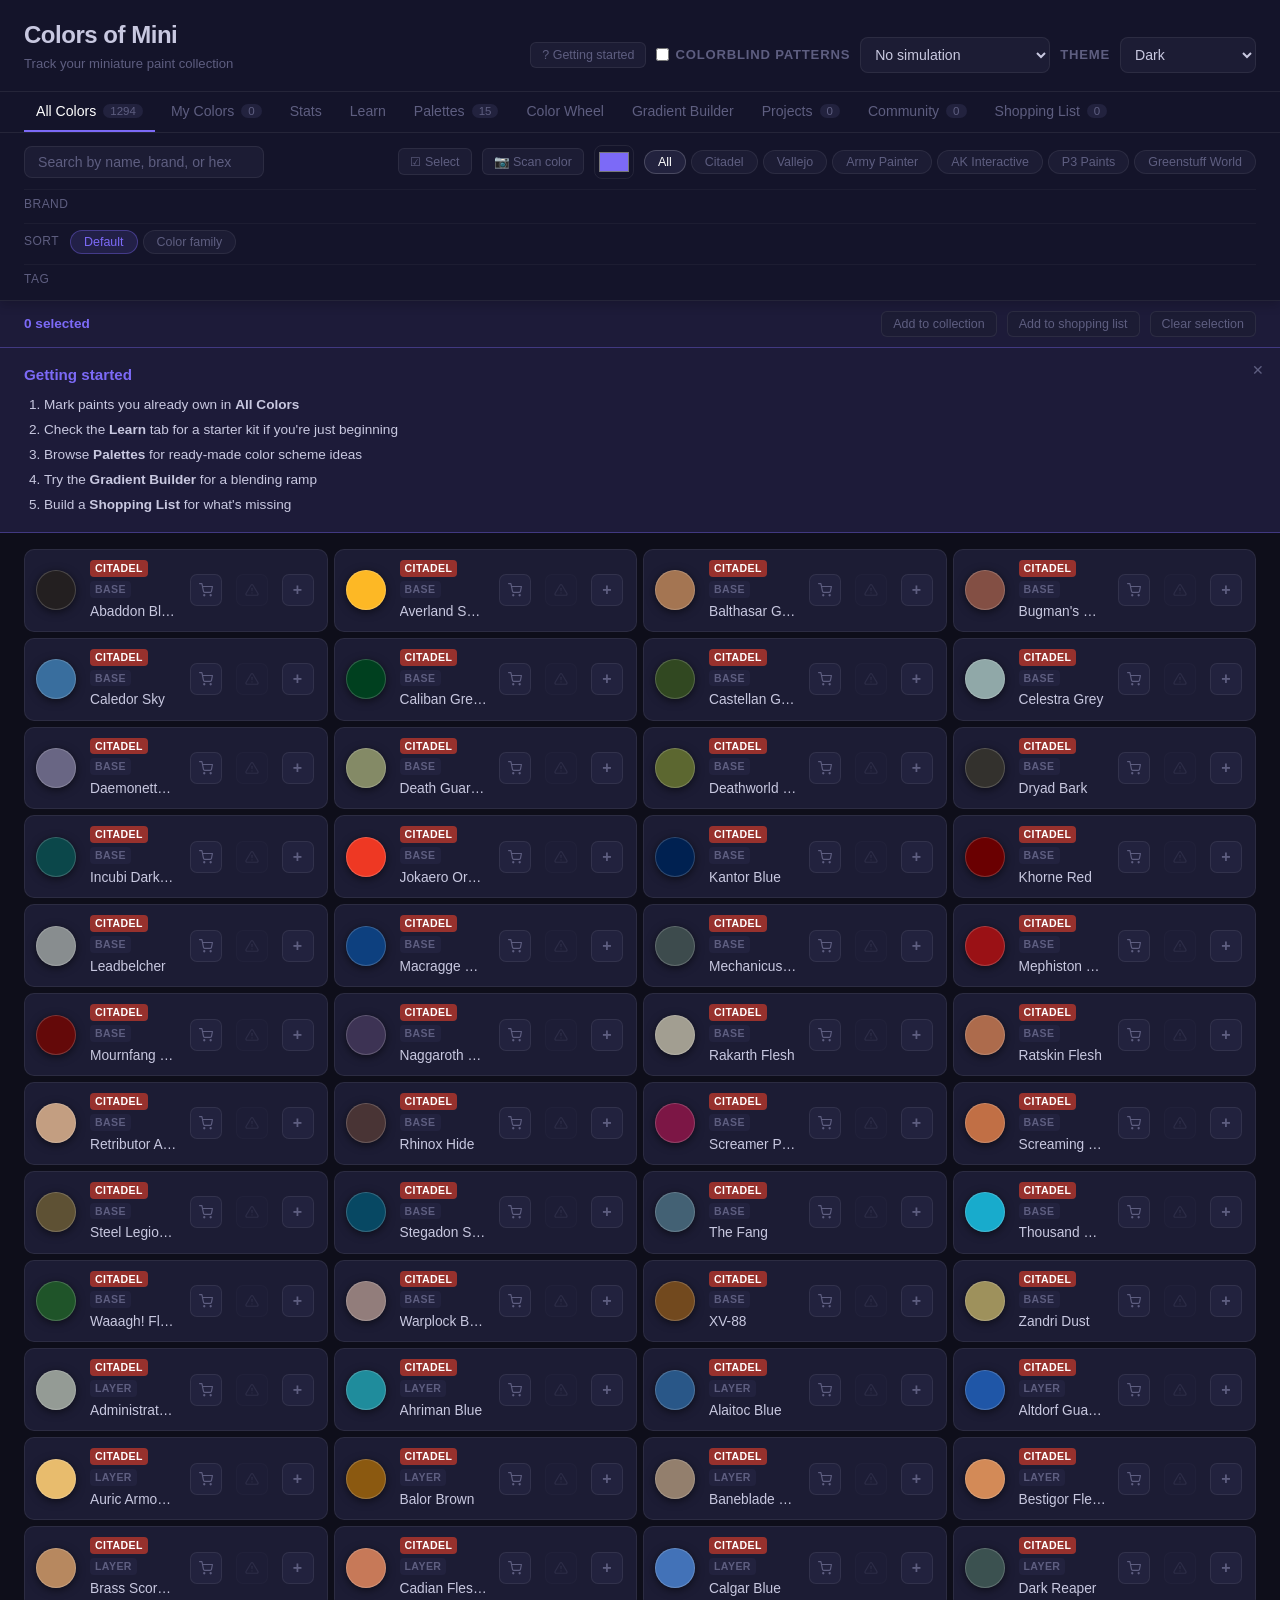
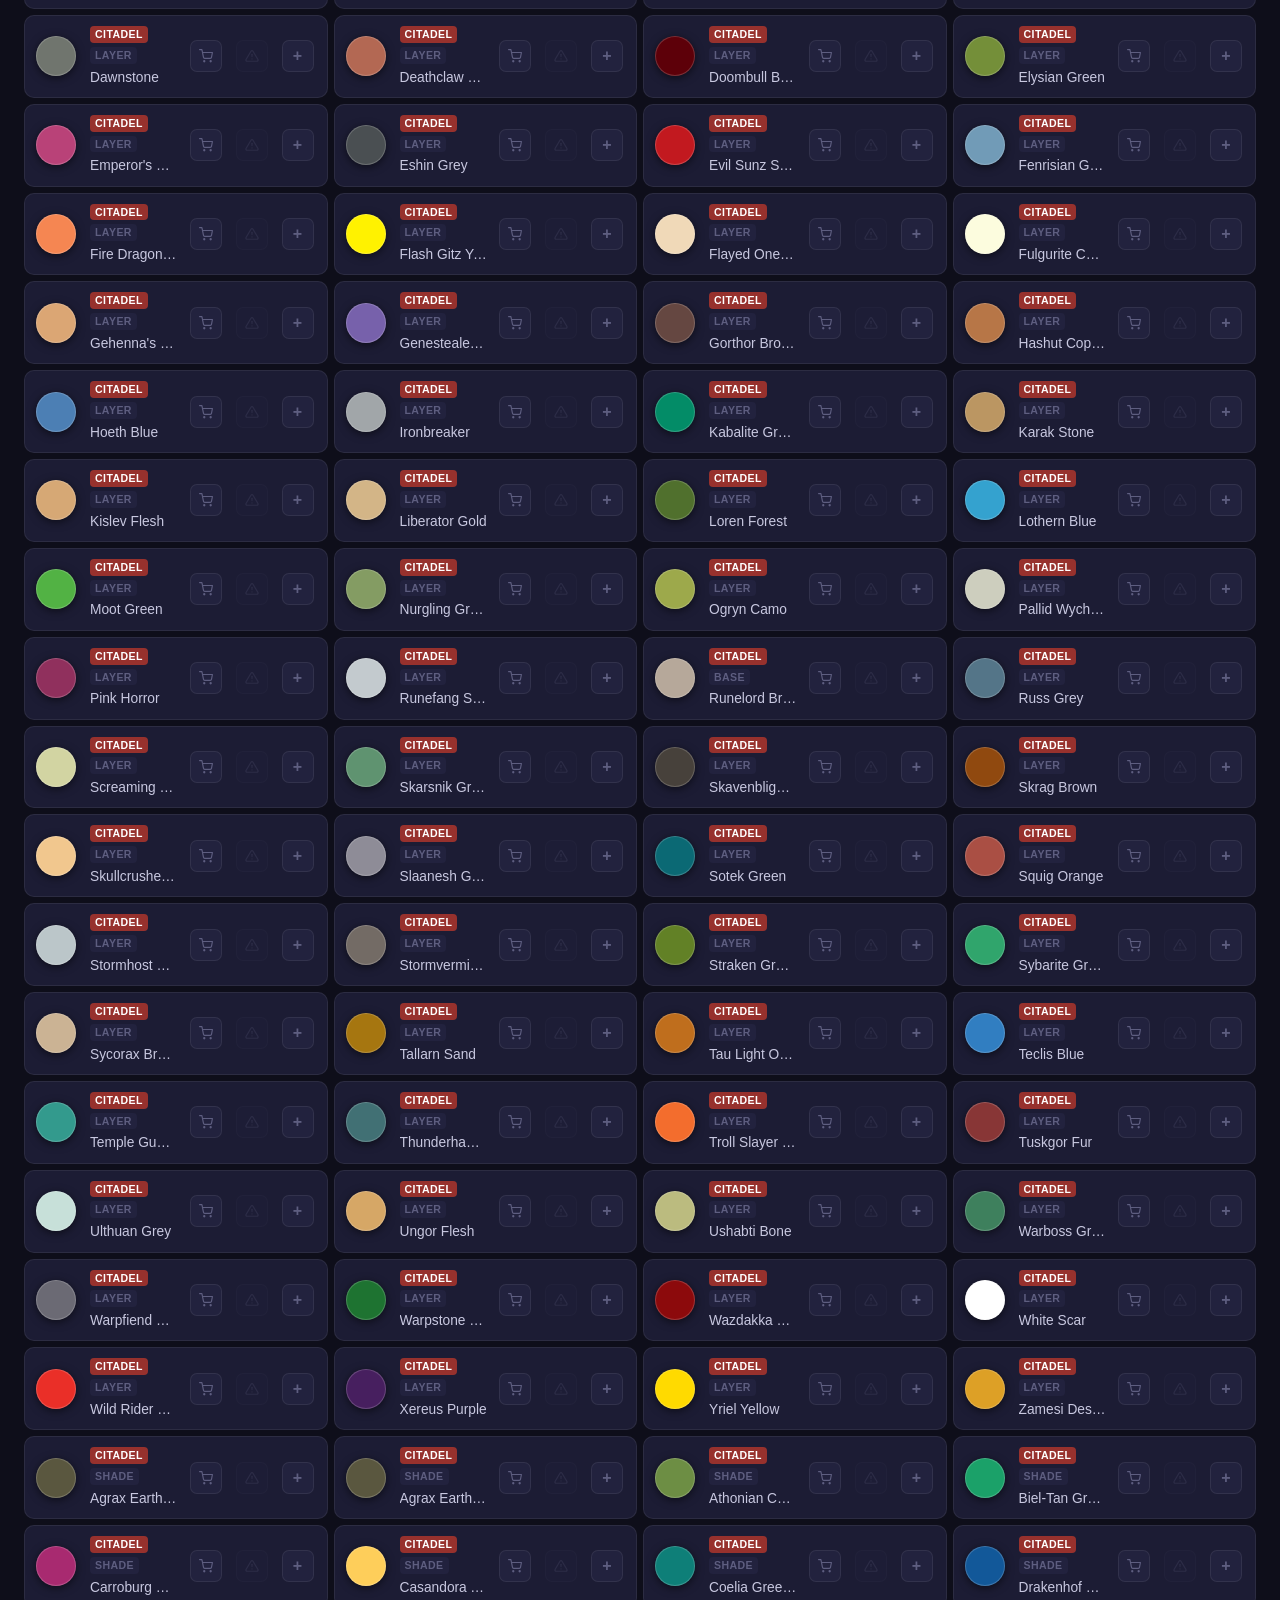
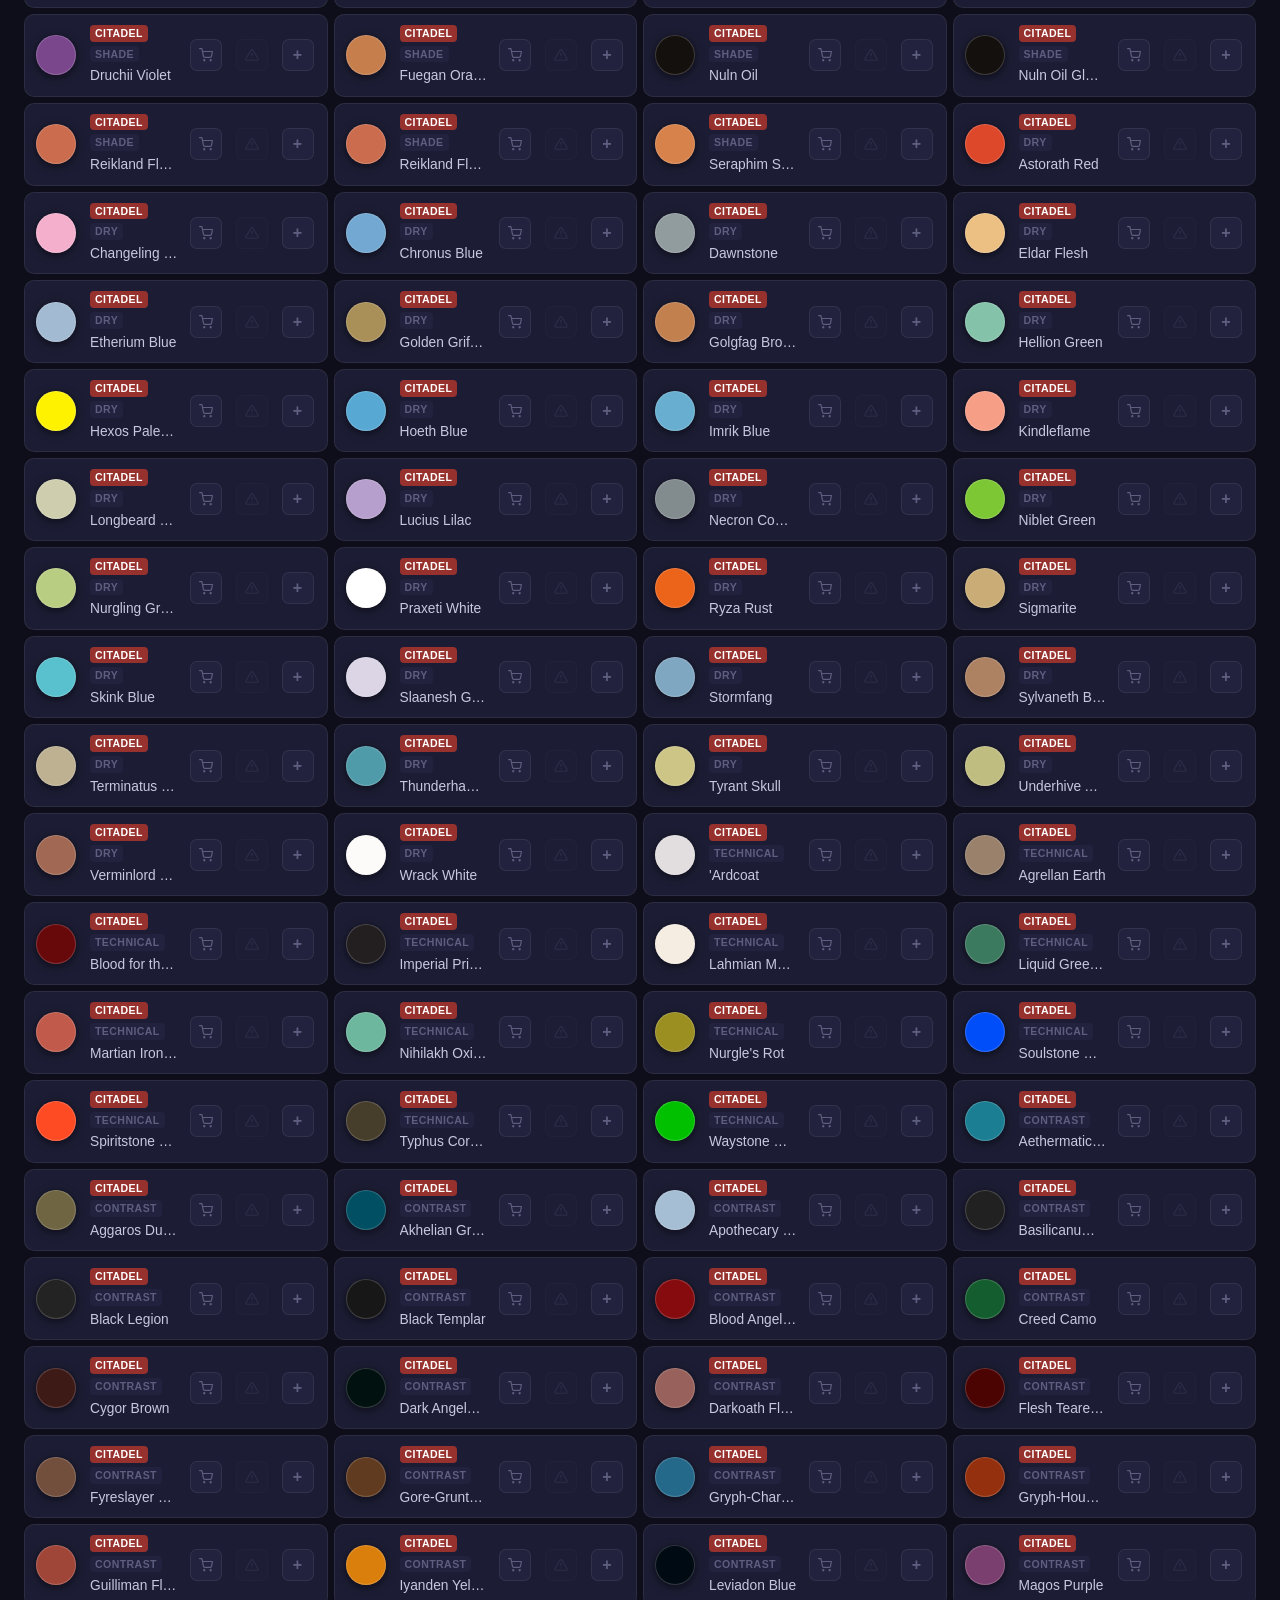
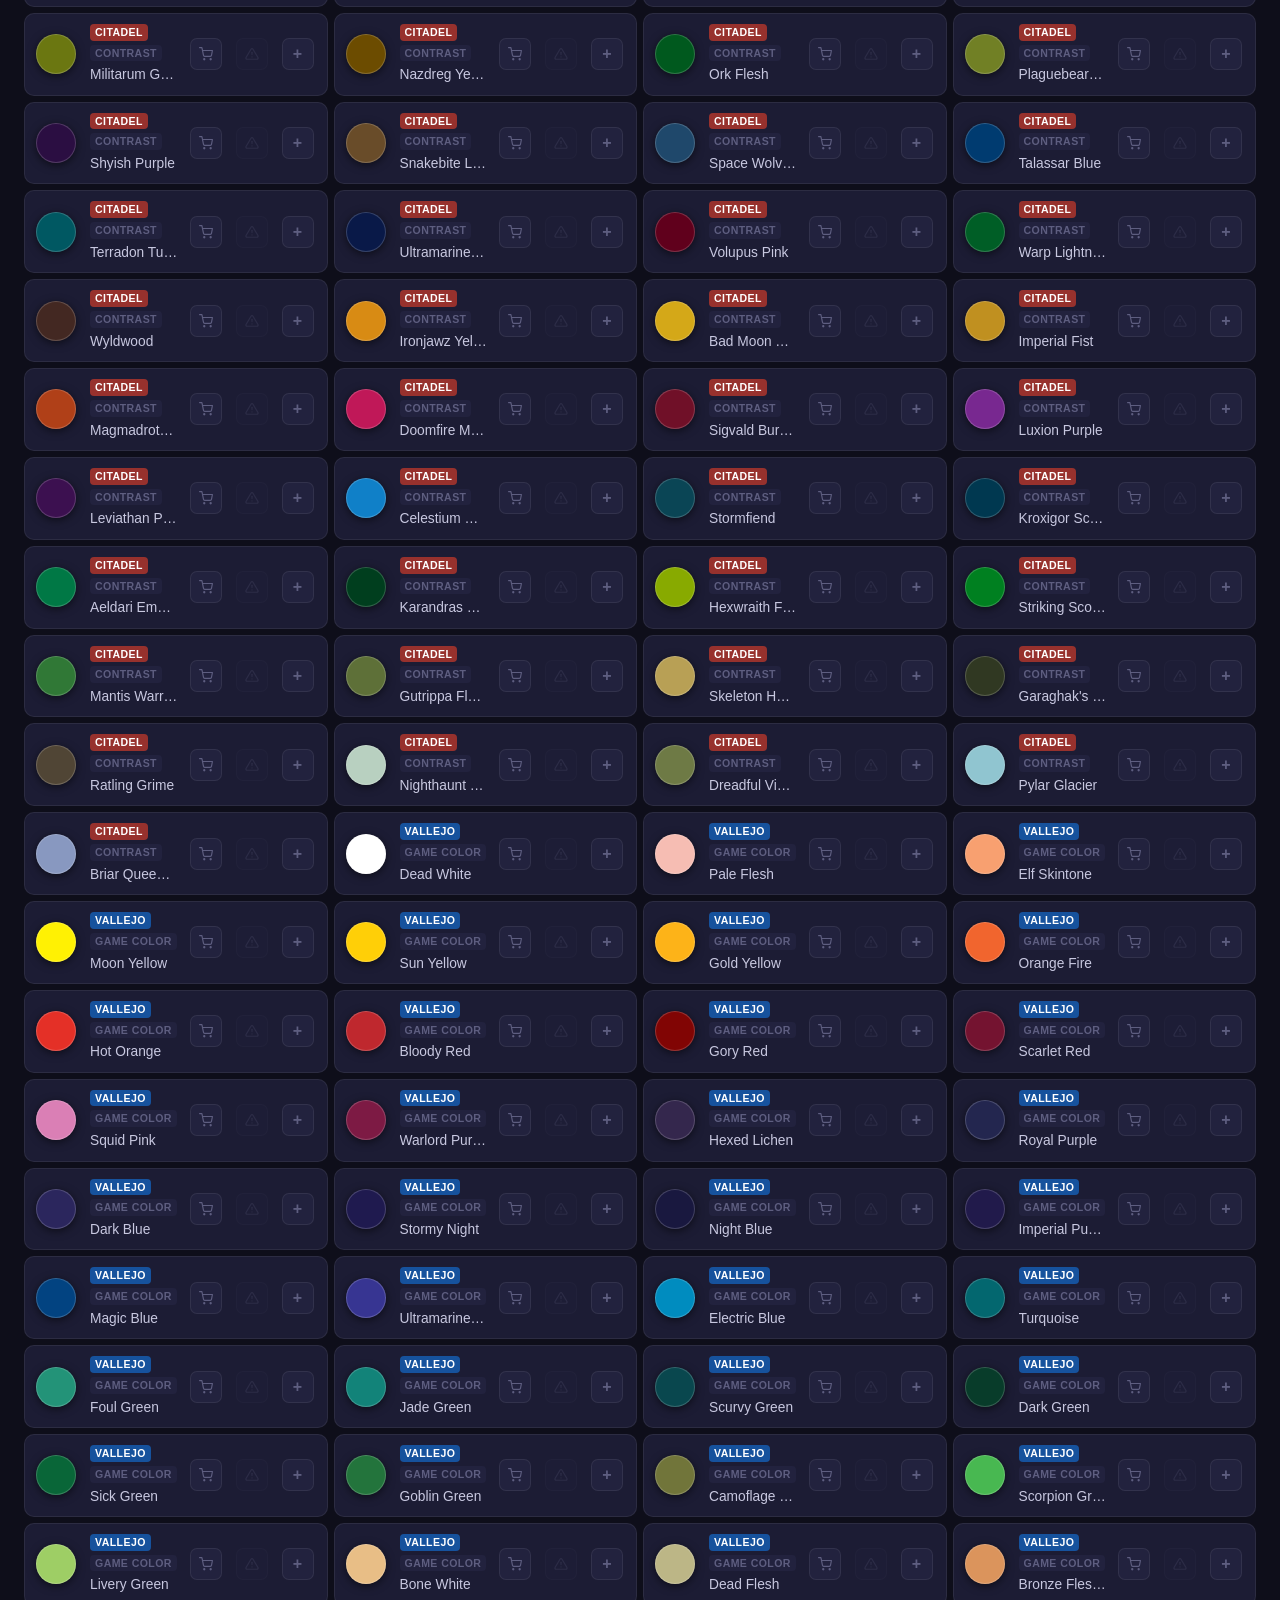
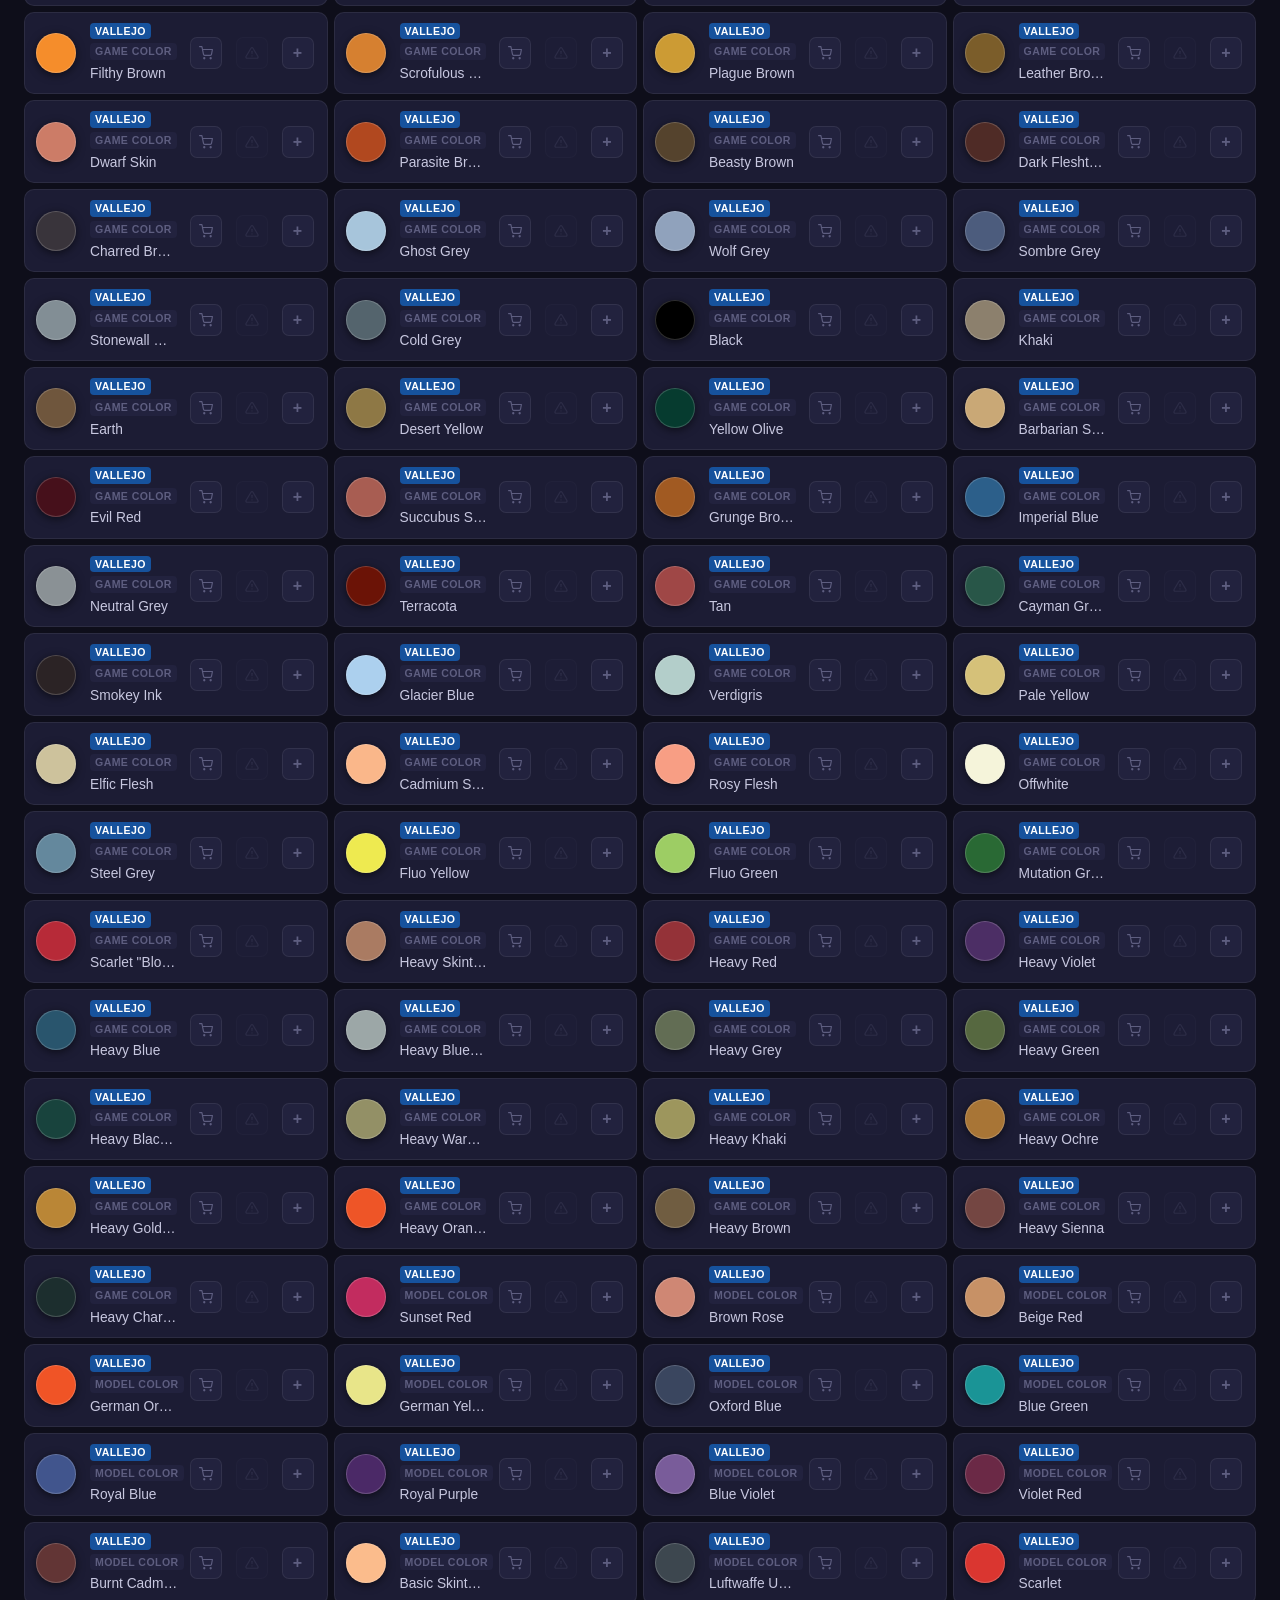
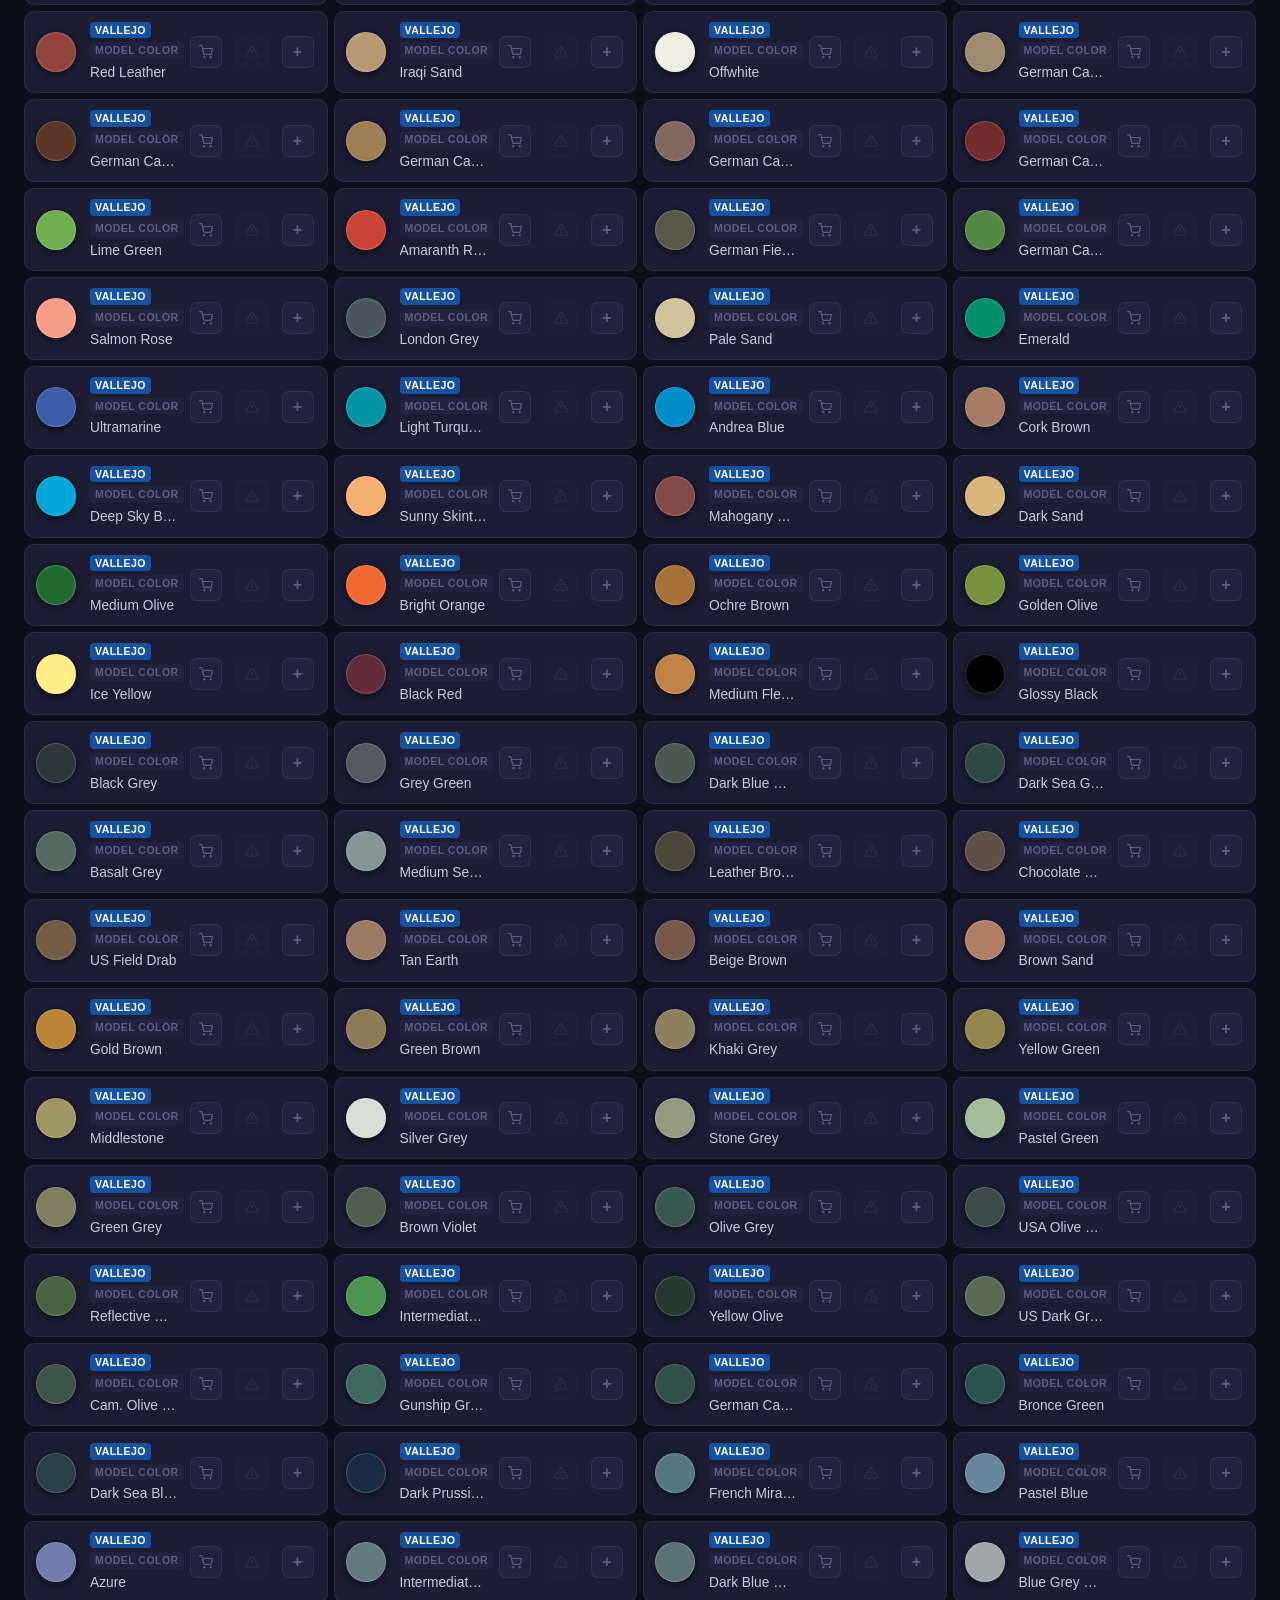
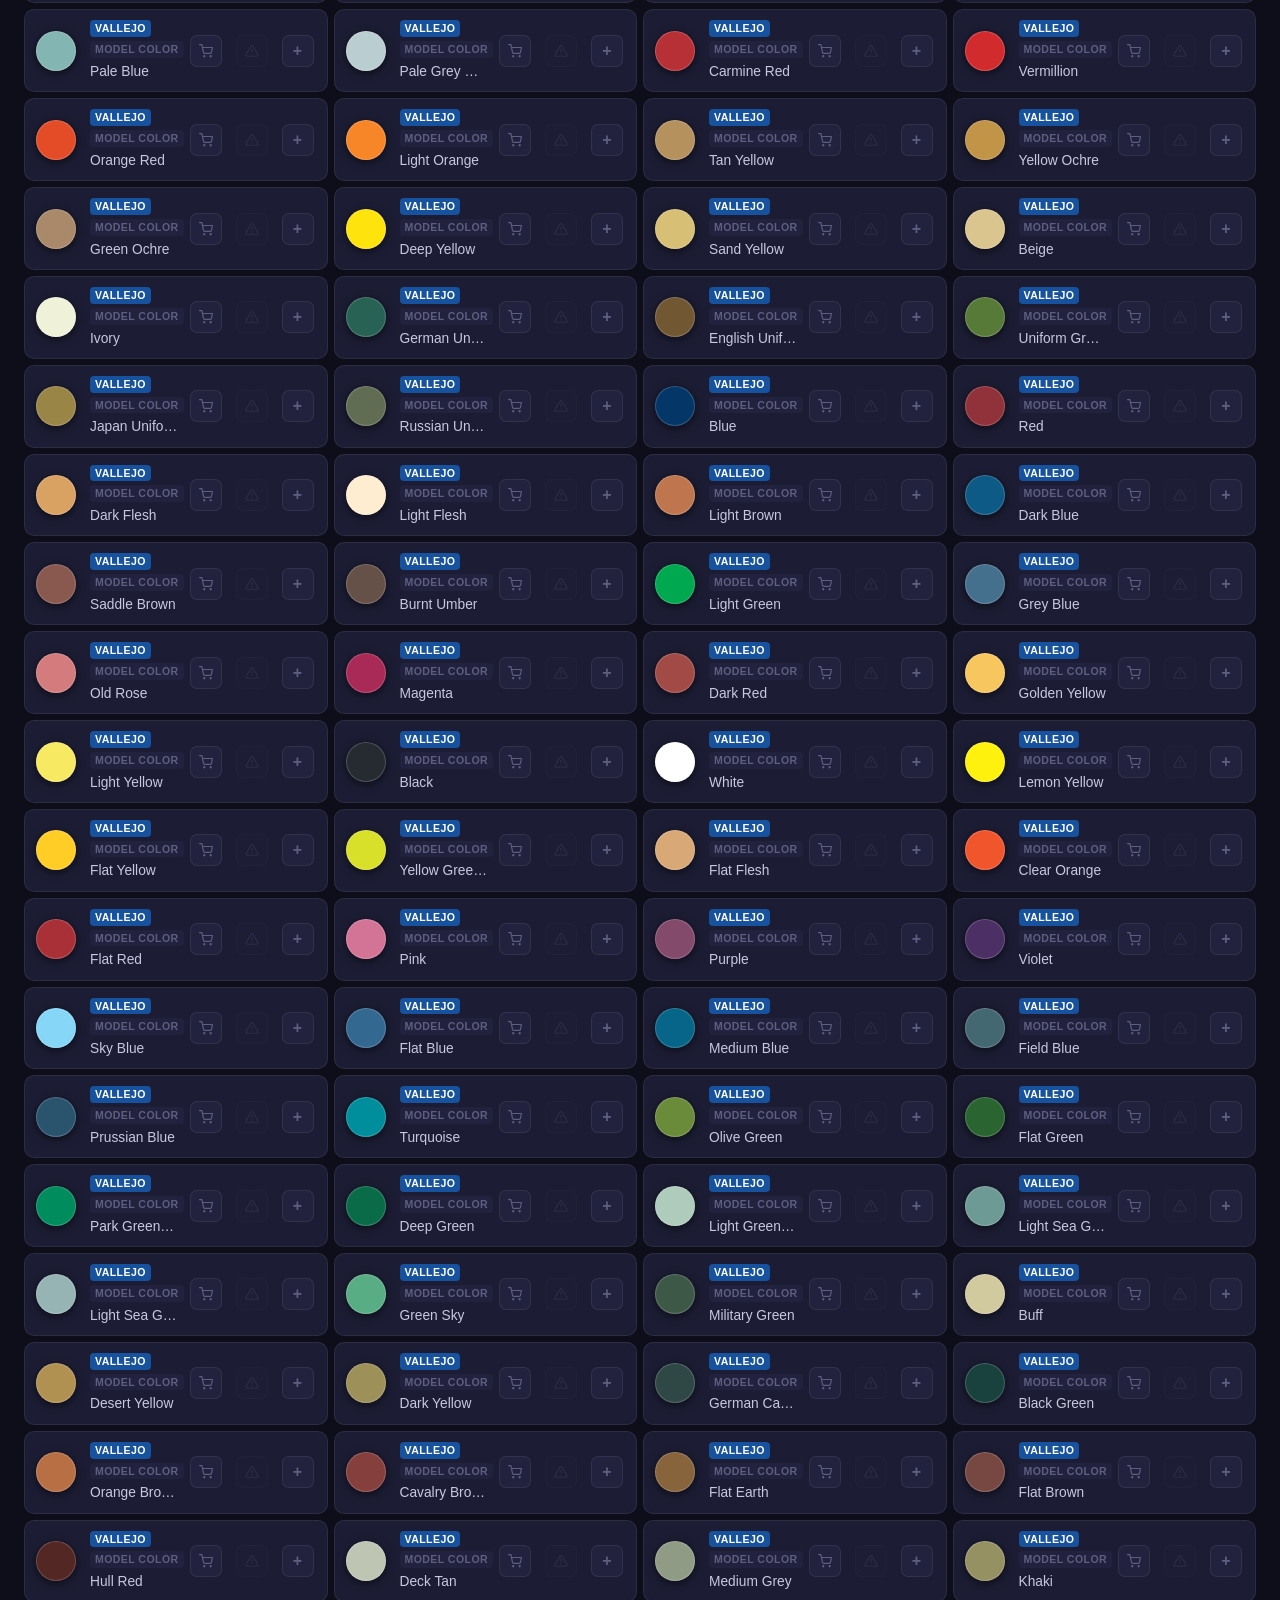
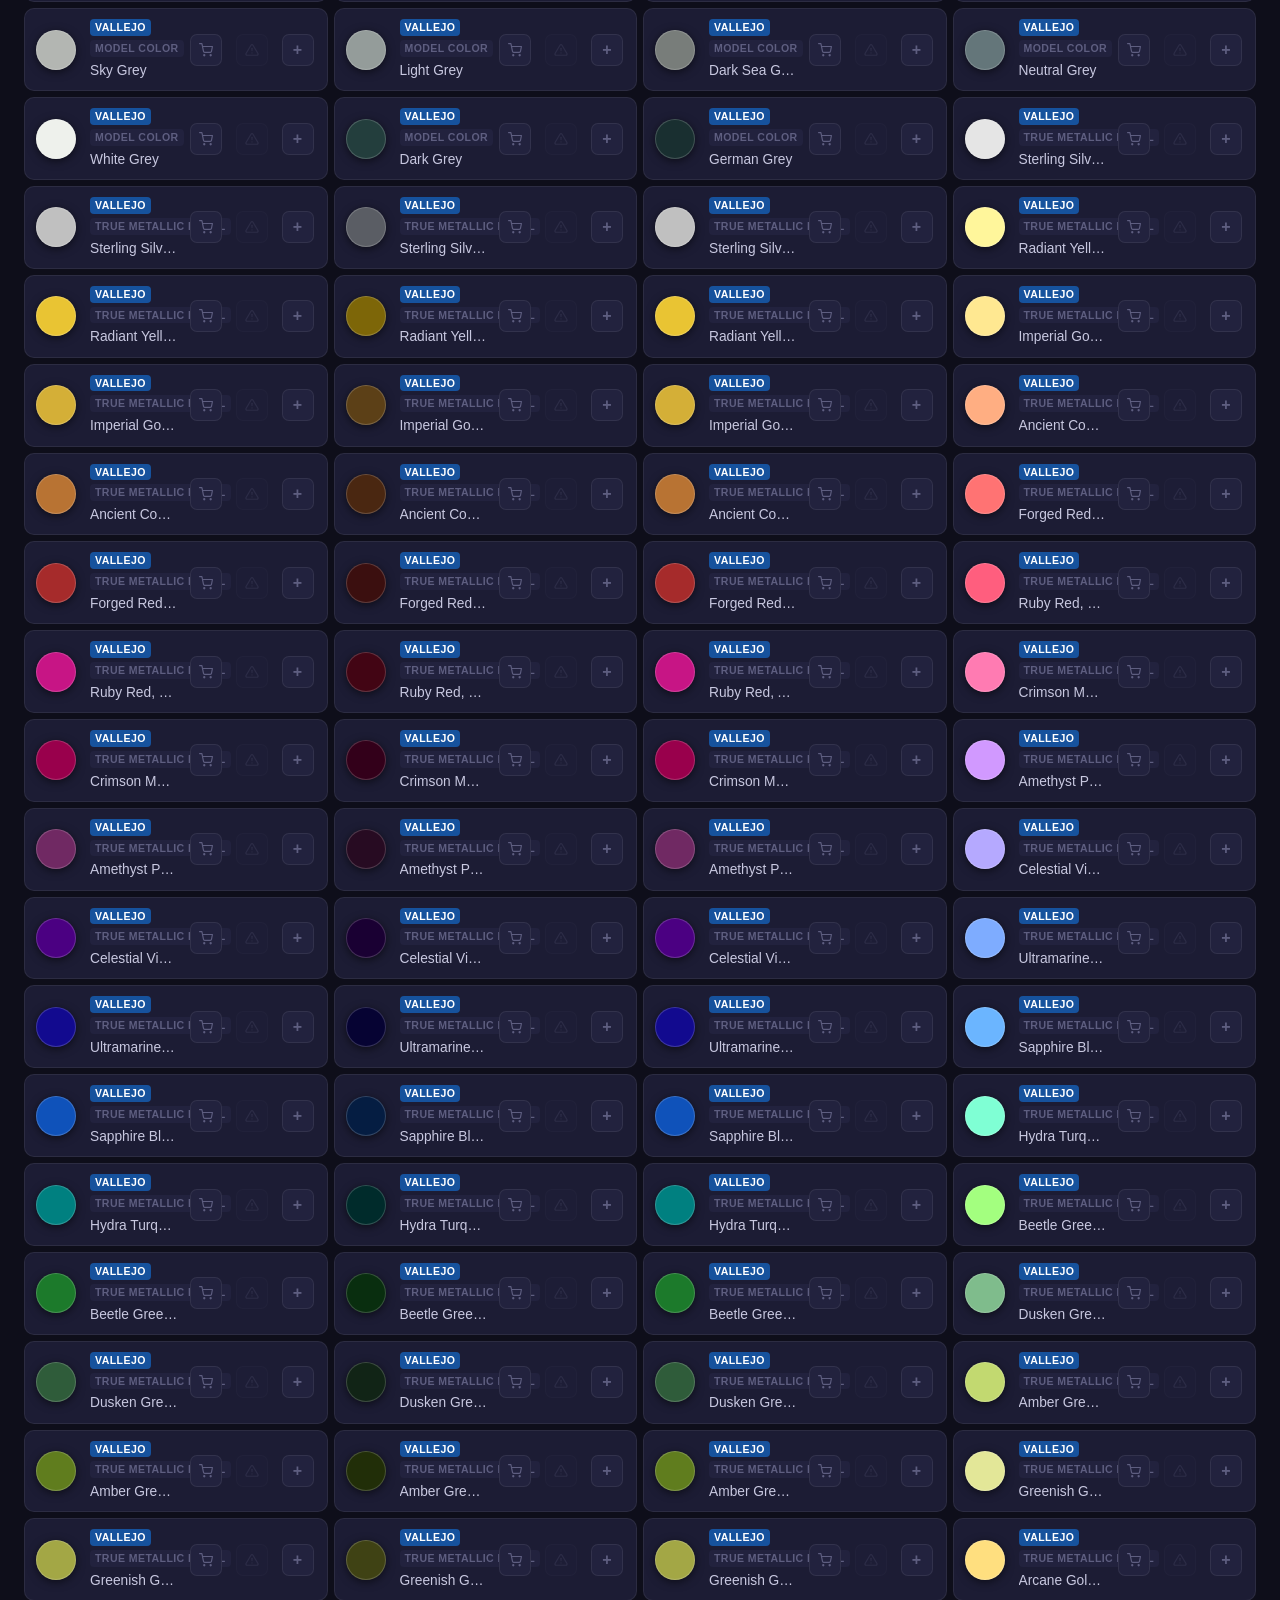
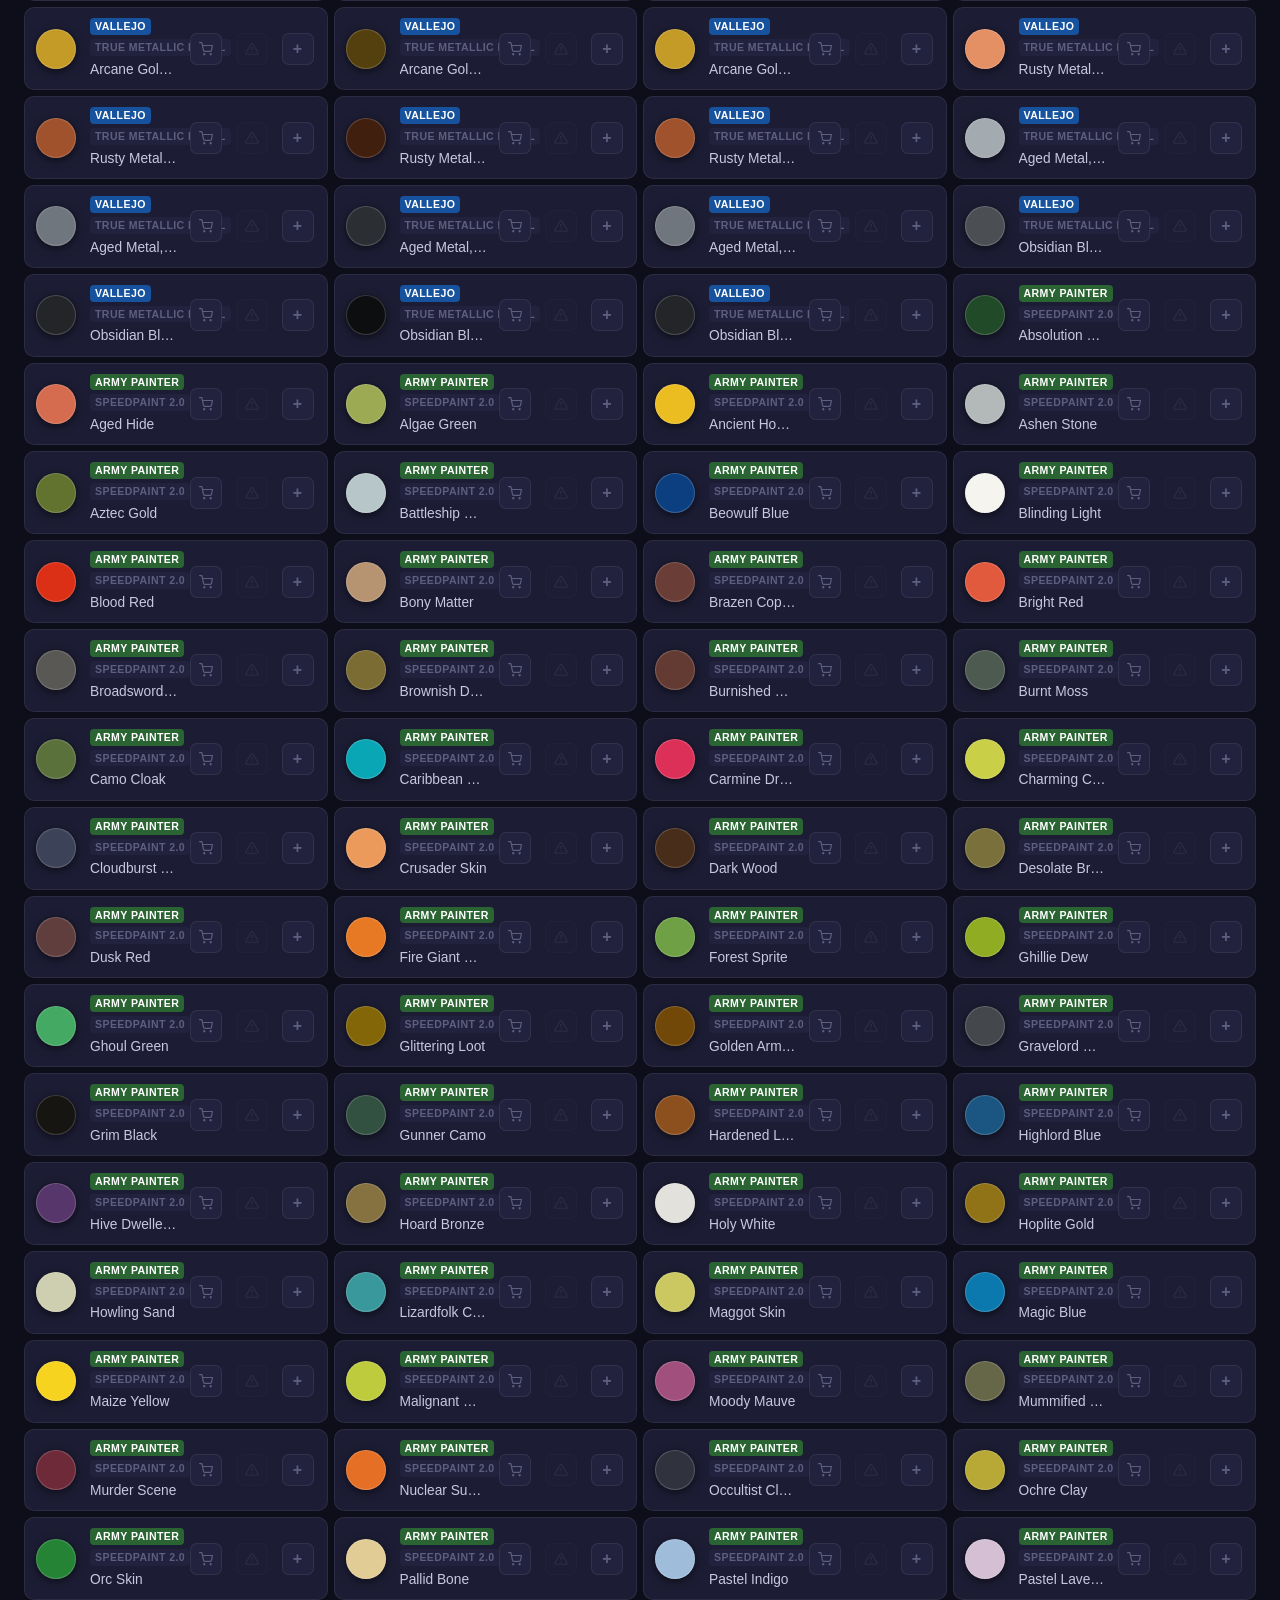
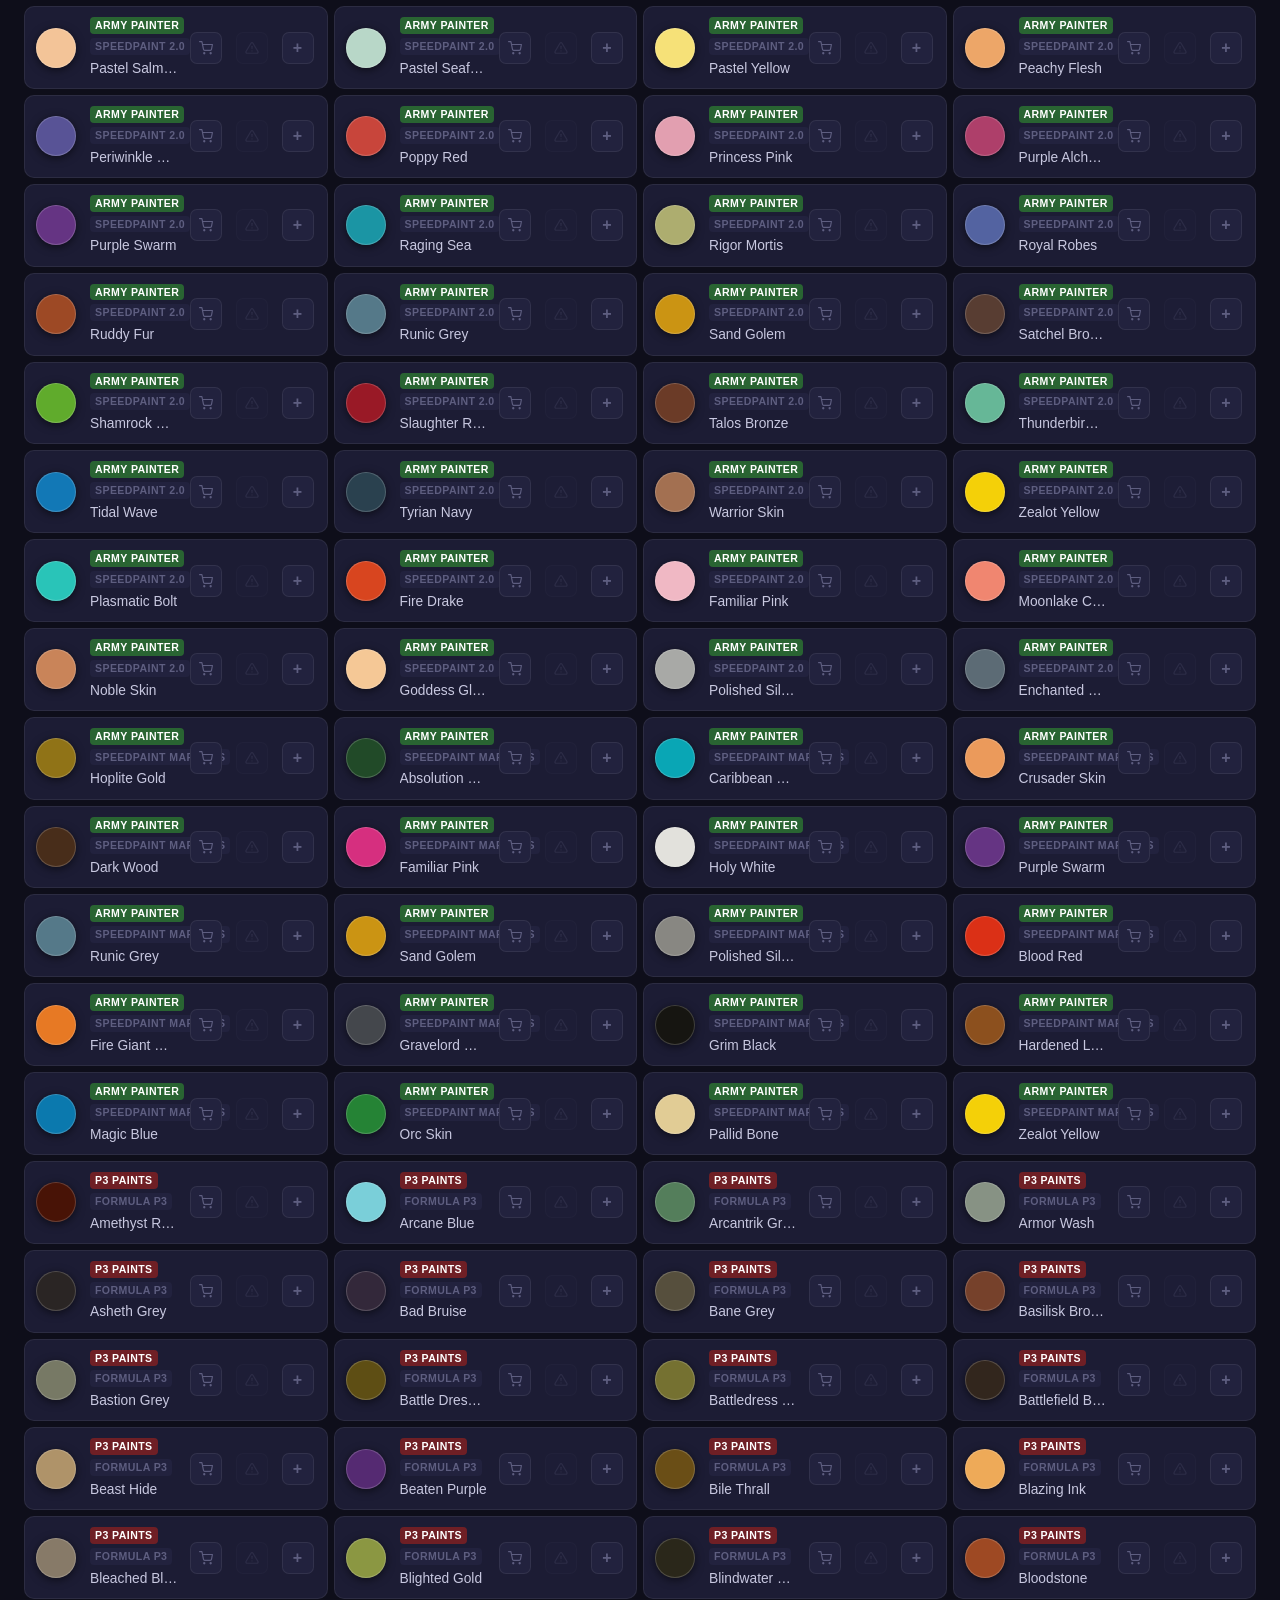
<file: index.html>
<!DOCTYPE html>
<html lang="en">
<head>
  <meta charset="UTF-8">
  <meta name="viewport" content="width=device-width, initial-scale=1.0">
  <title>Colors of Mini</title>
  <link rel="stylesheet" href="style.css">
</head>
<body>

  <header class="site-header">
    <div class="header-inner">
      <div>
        <h1 class="site-title">Colors of Mini</h1>
        <p class="site-sub">Track your miniature paint collection</p>
      </div>
      <div class="theme-control">
        <button class="action-btn" id="btn-show-onboarding">? Getting started</button>
        <label class="a11y-toggle-label" for="a11y-pattern-toggle">
          <input type="checkbox" id="a11y-pattern-toggle"> Colorblind patterns
        </label>
        <select id="a11y-simulate-select" aria-label="Simulate color vision deficiency">
          <option value="none">No simulation</option>
          <option value="protanopia">Simulate: Protanopia</option>
          <option value="deuteranopia">Simulate: Deuteranopia</option>
          <option value="tritanopia">Simulate: Tritanopia</option>
        </select>
        <label for="theme-select">Theme</label>
        <select id="theme-select" aria-label="Select theme">
          <option value="dark" selected>Dark</option>
          <option value="light">Light</option>
        </select>
      </div>
    </div>
  </header>

  <svg width="0" height="0" style="position:absolute" aria-hidden="true">
    <defs>
      <filter id="cvd-protanopia">
        <feColorMatrix type="matrix" values="0.567,0.433,0,0,0  0.558,0.442,0,0,0  0,0.242,0.758,0,0  0,0,0,1,0" />
      </filter>
      <filter id="cvd-deuteranopia">
        <feColorMatrix type="matrix" values="0.625,0.375,0,0,0  0.7,0.3,0,0,0  0,0.3,0.7,0,0  0,0,0,1,0" />
      </filter>
      <filter id="cvd-tritanopia">
        <feColorMatrix type="matrix" values="0.95,0.05,0,0,0  0,0.433,0.567,0,0  0,0.475,0.525,0,0  0,0,0,1,0" />
      </filter>
    </defs>
  </svg>

  <nav class="tab-nav">
    <button class="tab-btn active" data-tab="all">
      All Colors <span class="tab-badge" id="count-all">0</span>
    </button>
    <button class="tab-btn" data-tab="mine">
      My Colors <span class="tab-badge owned" id="count-mine">0</span>
    </button>
    <button class="tab-btn" data-tab="stats">
      Stats
    </button>
    <button class="tab-btn" data-tab="learn">
      Learn
    </button>
    <button class="tab-btn" data-tab="palettes">
      Palettes <span class="tab-badge" id="count-palettes">0</span>
    </button>
    <button class="tab-btn" data-tab="wheel">
      Color Wheel
    </button>
    <button class="tab-btn" data-tab="gradient">
      Gradient Builder
    </button>
    <button class="tab-btn" data-tab="projects">
      Projects <span class="tab-badge" id="count-projects">0</span>
    </button>
    <button class="tab-btn" data-tab="community">
      Community <span class="tab-badge" id="count-community">0</span>
    </button>
    <button class="tab-btn" data-tab="shopping">
      Shopping List <span class="tab-badge" id="count-cart">0</span>
    </button>
  </nav>

  <div class="toolbar" id="toolbar-all">
    <input class="search-input" id="search" type="search" placeholder="Search by name, brand, or hex (#1a3d7c)…" autocomplete="off">
    <button class="action-btn filter-toggle-btn" id="btn-toggle-filters" type="button" aria-expanded="false" aria-controls="filter-panel">⚙ Filters</button>
    <span class="result-count" id="result-count"></span>
    <button class="action-btn" id="btn-select-mode">☑ Select</button>
    <button class="action-btn" id="btn-photo-match" type="button" title="Take or upload a photo to identify a paint color">📷 Scan color</button>
    <div class="filter-panel" id="filter-panel">
      <input type="color" id="color-picker" value="#7c6af7" title="Pick a color to find the closest paints">
      <div class="company-pills">
        <button class="pill active" data-company="all">All</button>
        <button class="pill citadel"      data-company="Citadel">Citadel</button>
        <button class="pill vallejo"      data-company="Vallejo">Vallejo</button>
        <button class="pill army-painter"     data-company="Army Painter">Army Painter</button>
        <button class="pill ak-interactive"   data-company="AK Interactive">AK Interactive</button>
        <button class="pill p3-paints"        data-company="P3 Paints">P3 Paints</button>
        <button class="pill greenstuff-world" data-company="Greenstuff World">Greenstuff World</button>
      </div>
      <div class="brand-row" id="brand-row" hidden>
        <span class="filter-label">Brand</span>
        <div class="company-pills" id="brand-pills"></div>
      </div>
      <div class="all-sort-row" id="all-sort-row">
        <span class="filter-label">Sort</span>
        <div class="sort-pills" id="all-sort-pills">
          <button class="sort-pill active" data-allsort="default">Default</button>
          <button class="sort-pill" data-allsort="color">Color family</button>
        </div>
      </div>
      <div class="all-sort-row" id="tag-filter-row" hidden>
        <span class="filter-label">Tag</span>
        <div class="sort-pills" id="tag-filter-pills"></div>
      </div>
    </div>
  </div>

  <div class="selection-bar" id="selection-bar" hidden>
    <span id="selection-count">0 selected</span>
    <button class="action-btn" id="btn-select-add-owned">Add to collection</button>
    <button class="action-btn" id="btn-select-add-cart">Add to shopping list</button>
    <button class="action-btn" id="btn-select-clear">Clear selection</button>
  </div>

  <div class="onboarding-banner" id="onboarding-banner" hidden>
    <button class="onboarding-close" id="btn-close-onboarding" aria-label="Close">✕</button>
    <h3>Getting started</h3>
    <ol class="onboarding-checklist" id="onboarding-checklist">
      <li data-tab="all">Mark paints you already own in <strong>All Colors</strong></li>
      <li data-tab="learn">Check the <strong>Learn</strong> tab for a starter kit if you're just beginning</li>
      <li data-tab="palettes">Browse <strong>Palettes</strong> for ready-made color scheme ideas</li>
      <li data-tab="gradient">Try the <strong>Gradient Builder</strong> for a blending ramp</li>
      <li data-tab="shopping">Build a <strong>Shopping List</strong> for what's missing</li>
    </ol>
  </div>

  <main>
    <section id="view-all" class="view active">
      <div id="list-all"></div>
      <p class="empty-msg" id="empty-search" hidden>No colors match your search.</p>
    </section>

    <section id="view-mine" class="view">
      <div class="mine-toolbar" id="mine-toolbar">
        <span class="mine-sort-label">Sort by</span>
        <div class="sort-pills" id="mine-sort-pills">
          <button class="sort-pill active" data-sort="company">Company</button>
          <button class="sort-pill"        data-sort="color">Color family</button>
        </div>
        <div class="sort-pills" id="mine-filter-pills">
          <button class="sort-pill" id="btn-filter-low" data-filter="low">⚠ Low stock</button>
          <button class="sort-pill" id="btn-filter-stale" data-filter="stale">⏳ Drying out</button>
        </div>
        <div class="mine-actions">
          <button class="action-btn" id="btn-new-mix">🧪 New mix</button>
          <button class="action-btn" id="btn-export">↓ Export</button>
          <label  class="action-btn" id="btn-import-label" title="Import collection">
            ↑ Import
            <input type="file" id="import-file" accept=".json" hidden>
          </label>
          <button class="action-btn danger" id="btn-clear">✕ Clear all</button>
        </div>
      </div>

      <div class="mix-panel" id="mix-panel" hidden>
        <div class="mix-panel-inner">
          <h3>Create a paint mix</h3>
          <input type="text" id="mix-name" placeholder="Mix name (optional)" class="search-input" style="width:100%">
          <div id="mix-ingredients"></div>
          <button type="button" class="action-btn" id="btn-add-ingredient">+ Add color</button>
          <div class="mix-preview">
            <span class="color-circle" id="mix-preview-swatch"></span>
            <span id="mix-preview-label">Pick at least 2 colors with a ratio to preview.</span>
          </div>
          <div class="mix-panel-actions">
            <button class="action-btn" id="btn-save-mix">Save mix</button>
            <button class="action-btn" id="btn-cancel-mix">Cancel</button>
          </div>
        </div>
      </div>

      <div id="list-mine"></div>
      <div class="empty-state" id="empty-mine">
        <div class="empty-icon">🎨</div>
        <p>Your collection is empty.</p>
        <p class="empty-hint">Switch to <strong>All Colors</strong> and click <strong>+</strong> to add paints.</p>
      </div>
    </section>

    <section id="view-stats" class="view">
      <div class="palette-intro">
        <p>A snapshot of your collection — breakdown by brand and color family, estimated value, and your most-used tags.</p>
      </div>

      <div class="stats-tiles" id="stats-tiles"></div>

      <div class="palette-feedback">
        <section class="panel">
          <div class="panel-header">
            <h2>By brand</h2>
          </div>
          <div id="stats-brand-breakdown"></div>
        </section>
        <section class="panel">
          <div class="panel-header">
            <h2>By color family</h2>
          </div>
          <div id="stats-family-breakdown"></div>
        </section>
      </div>

      <section class="panel" id="stats-tags-panel" hidden>
        <div class="panel-header">
          <h2>Top tags</h2>
        </div>
        <div id="stats-top-tags"></div>
      </section>
    </section>

    <section id="view-learn" class="view">
      <div class="palette-intro">
        <p>New to painting miniatures? Start here: what the paint ranges mean, a short list of essentials to buy first, and the core techniques worth learning.</p>
      </div>

      <section class="panel learn-section">
        <div class="panel-header">
          <h2>Starter Kit</h2>
          <p>A curated "buy these first" list, independent of what you already own.</p>
        </div>
        <div class="learn-toolbar">
          <span class="filter-label">Company</span>
          <div class="sort-pills" id="starter-company-pills"></div>
          <button class="action-btn" id="btn-starter-add-all">+ Add all to shopping list</button>
        </div>
        <div id="starter-kit-list"></div>
      </section>

      <section class="panel learn-section">
        <div class="panel-header">
          <h2>Paint-Type Glossary</h2>
          <p>What each paint range is actually for.</p>
        </div>
        <div id="paint-type-glossary" class="learn-grid"></div>
      </section>

      <section class="panel learn-section">
        <div class="panel-header">
          <h2>Technique Glossary</h2>
          <p>Core painting techniques, from beginner to advanced. Tag your paints (click a swatch) with a matching keyword to link them here.</p>
        </div>
        <div id="technique-glossary" class="learn-grid"></div>
      </section>
    </section>

    <section id="view-palettes" class="view">
      <div class="palette-intro">
        <p>Explore curated miniature palettes and get tailored suggestions from your collection. Palettes are organised by <strong>Color Theory</strong>, <strong>Genre</strong>, <strong>Character Role</strong> (based on <a href="https://thearmypainter.com/blogs/explore/how-to-pick-a-colour-scheme" target="_blank" rel="noopener" style="color:var(--accent)">The Army Painter's colour guide</a>), and <strong>Army Painter Showcase</strong>. If a palette is missing paint, this tab will recommend colors to complete it.</p>
      </div>
      <div class="panel surprise-panel">
        <div class="panel-header">
          <h2>🎲 Surprise Me</h2>
          <p>Generate a random starter palette instantly — from your whole collection or just what you own.</p>
        </div>
        <div class="surprise-controls">
          <label>Colors <input type="number" id="surprise-count" min="3" max="8" value="5"></label>
          <label class="surprise-checkbox"><input type="checkbox" id="surprise-owned-only"> Owned only</label>
          <label>Mode
            <select id="surprise-mode">
              <option value="random">Random</option>
              <option value="harmony">Harmony-based</option>
            </select>
          </label>
          <button class="action-btn" id="btn-surprise-generate">🎲 Surprise me</button>
        </div>
        <div id="surprise-result"></div>
      </div>

      <div class="palette-grid" id="palette-list"></div>
      <div class="palette-feedback">
        <section class="panel">
          <div class="panel-header">
            <h2>Your palette suggestions</h2>
            <p>Based on the colors you own, the app recommends core paint palettes and matching colors to fill gaps.</p>
          </div>
          <div id="palette-analysis"></div>
        </section>
        <section class="panel">
          <div class="panel-header">
            <h2>Missing color recommendations</h2>
            <p>Colors you don't own yet are matched with nearest available paints from the collection.</p>
          </div>
          <div id="missing-list"></div>
        </section>
      </div>
    </section>

    <section id="view-wheel" class="view">
      <div class="palette-intro">
        <p>A visual hue wheel of your collection — position on the ring is hue, distance from center is saturation. Pick a base color and a harmony type to see which owned paints already fit, and where the gaps are.</p>
      </div>
      <div class="panel wheel-panel">
        <div class="wheel-controls">
          <label>Base color<select id="wheel-seed-select"></select></label>
          <label>Harmony
            <select id="wheel-harmony-mode">
              <option value="complementary">Complementary</option>
              <option value="split-complementary">Split Complementary</option>
              <option value="analogous">Analogous</option>
              <option value="triadic">Triadic</option>
              <option value="tetradic">Tetradic</option>
            </select>
          </label>
        </div>
        <div class="wheel-layout">
          <div class="color-wheel" id="color-wheel">
            <div class="wheel-dots" id="wheel-dots"></div>
          </div>
          <div class="wheel-side">
            <div class="wheel-legend">
              <span class="wheel-legend-item"><span class="wheel-legend-dot seed"></span> Selected</span>
              <span class="wheel-legend-item"><span class="wheel-legend-dot match"></span> Owned match</span>
              <span class="wheel-legend-item"><span class="wheel-legend-dot target"></span> Harmony target</span>
            </div>
            <p class="empty-msg-small" id="wheel-empty" hidden>Own at least one color to plot the wheel.</p>
            <div id="wheel-matches"></div>
          </div>
        </div>
      </div>
    </section>

    <section id="view-gradient" class="view">
      <div class="palette-intro">
        <p>Pick a <strong>shadow</strong>, <strong>base</strong>, and <strong>highlight</strong> color and get a step-by-step blending ramp, snapped to real purchasable paints. Steps you don't own are flagged and can be added straight to the Shopping List.</p>
      </div>

      <div class="gradient-builder panel">
        <div class="gradient-pickers">
          <label>Shadow<select id="grad-shadow"></select></label>
          <label>Base<select id="grad-base"></select></label>
          <label>Highlight<select id="grad-highlight"></select></label>
          <label>Steps
            <span class="grad-steps-row">
              <input type="range" id="grad-steps" min="3" max="7" value="5">
              <span id="grad-steps-label">5</span>
            </span>
          </label>
        </div>
        <div class="gradient-ramp" id="gradient-ramp"></div>
        <div class="gradient-actions">
          <input type="text" id="grad-recipe-name" class="search-input" placeholder="Recipe name (optional)">
          <button class="action-btn" id="btn-save-ramp">Save recipe</button>
          <button class="action-btn" id="btn-share-ramp">🖼 Share as image</button>
        </div>
      </div>

      <div class="panel gradient-blend-finder">
        <div class="panel-header">
          <h2>Complete the gradient (owned colors only)</h2>
          <p>Find an owned paint that naturally bridges two other owned paints — no shopping required.</p>
        </div>
        <div class="gradient-pickers">
          <label>From (owned)<select id="blend-from"></select></label>
          <label>To (owned)<select id="blend-to"></select></label>
          <button class="action-btn" id="btn-find-blend">Find blend</button>
        </div>
        <div class="gradient-ramp" id="blend-result"></div>
      </div>

      <div class="panel gradient-saved">
        <div class="panel-header">
          <h2>Saved recipes</h2>
        </div>
        <div id="gradient-saved-list"></div>
      </div>
    </section>

    <section id="view-projects" class="view">
      <div class="palette-intro">
        <p>Group owned colors by project or army so you can see what was used where. Colors keep their global ownership — deleting a project never unowns anything.</p>
      </div>

      <div id="projects-list-view">
        <div class="mine-toolbar">
          <input type="text" id="new-project-name" class="search-input" placeholder="New project name…">
          <button class="action-btn" id="btn-new-project">+ New project</button>
        </div>
        <div id="projects-grid" class="palette-grid-inner"></div>
        <p class="empty-msg" id="empty-projects" hidden>No projects yet. Create one above.</p>
      </div>

      <div id="project-detail-view" hidden>
        <div class="mine-toolbar">
          <button class="action-btn" id="btn-project-back">← Back to projects</button>
          <span class="mine-sort-label" id="project-detail-name"></span>
          <div class="mine-actions">
            <button class="action-btn" id="btn-project-publish">↑ Publish</button>
            <button class="action-btn" id="btn-project-duplicate">Duplicate</button>
            <button class="action-btn danger" id="btn-project-delete">✕ Delete project</button>
          </div>
        </div>
        <div class="panel">
          <div class="panel-header">
            <h2>Add owned colors to this project</h2>
            <p>Check any owned color to add it; uncheck to remove it. This doesn't change your global collection.</p>
          </div>
          <div id="project-color-checklist" class="project-checklist"></div>
        </div>
      </div>
    </section>

    <section id="view-shopping" class="view">
      <div class="mine-toolbar" id="shopping-toolbar">
        <span class="mine-sort-label" id="shopping-count-label">0 items</span>
        <span class="mine-sort-label" id="shopping-total-label"></span>
        <div class="mine-actions">
          <button class="action-btn" id="btn-share-cart">🖼 Share as image</button>
          <button class="action-btn" id="btn-print-cart">Print</button>
          <button class="action-btn danger" id="btn-clear-cart">✕ Clear list</button>
        </div>
      </div>
      <div id="list-shopping"></div>
      <div class="empty-state" id="empty-shopping">
        <div class="empty-icon">🛒</div>
        <p>Your shopping list is empty.</p>
        <p class="empty-hint">Click the <strong>cart</strong> button on any color to add it to your list.</p>
      </div>
    </section>
  </main>

  <div class="modal-overlay" id="note-modal" hidden>
    <div class="modal">
      <h3 id="note-modal-title">Notes &amp; tags</h3>
      <label class="modal-label">Note
        <textarea id="note-modal-text" rows="3" placeholder="e.g. good for NMM gold, dries fast, thin it…"></textarea>
      </label>
      <label class="modal-label">Tags (comma separated)
        <input type="text" id="note-modal-tags" placeholder="e.g. NMM, glaze, wet-blend">
      </label>
      <div class="modal-actions">
        <button class="action-btn" id="btn-note-save">Save</button>
        <button class="action-btn" id="btn-note-cancel">Cancel</button>
      </div>

      <div id="note-modal-harmony">
        <h4>Color Harmony</h4>
        <p class="empty-msg-small">Suggestions from your owned colors based on the selected paint.</p>
        <div class="harmony-row">
          <div class="harmony-label">Complementary</div>
          <div class="harmony-chips" id="harmony-complementary"></div>
        </div>
        <div class="harmony-row">
          <div class="harmony-label">Analogous</div>
          <div class="harmony-chips" id="harmony-analogous"></div>
        </div>
        <div class="harmony-row">
          <div class="harmony-label">Triadic</div>
          <div class="harmony-chips" id="harmony-triadic"></div>
        </div>
      </div>

      <div id="note-modal-equivalents">
        <h4>Cross-Brand Equivalents</h4>
        <p class="empty-msg-small">Closest match for this color in each other brand, owned or not.</p>
        <div class="sort-pills" id="equivalents-brand-pills"></div>
        <div id="equivalents-list"></div>
      </div>
    </div>
  </div>

  <div class="modal-overlay" id="photo-modal" hidden>
    <div class="modal photo-modal">
      <h3>📷 Identify color from photo</h3>
      <p class="empty-msg-small">Take a photo or choose an image, then tap the paint color to find the closest matches locally — no server or AI.</p>
      <div class="photo-controls">
        <label class="action-btn">
          📷 Take photo
          <input type="file" id="photo-camera-input" accept="image/*" capture="environment" hidden>
        </label>
        <label class="action-btn">
          🖼 Choose image
          <input type="file" id="photo-file-input" accept="image/*" hidden>
        </label>
        <button class="action-btn" id="btn-photo-wb" type="button" hidden title="Tap a white surface in the photo to adjust lighting">⚖ White balance</button>
        <button class="action-btn" id="btn-photo-wb-reset" type="button" hidden>Reset WB</button>
      </div>
      <div id="photo-canvas-wrap" hidden>
        <p class="empty-msg-small" id="photo-hint">Tap anywhere on the photo to sample its color.</p>
        <canvas id="photo-canvas"></canvas>
      </div>
      <div id="photo-results" hidden>
        <div class="photo-sampled-bar">
          <span class="color-circle" id="photo-sampled-swatch"></span>
          <span>Sampled: <strong id="photo-sampled-hex"></strong></span>
        </div>
        <div class="photo-match-list" id="photo-match-list"></div>
      </div>
      <div class="modal-actions">
        <button class="action-btn" id="btn-photo-close" type="button">Close</button>
      </div>
    </div>
  </div>

  <script src="app.js"></script>
</body>
</html>
</file>
<file: style.css>
/* ── Reset & root ─────────────────────────────────────────── */
*, *::before, *::after { box-sizing: border-box; margin: 0; padding: 0; }

:root {
  --bg:           #0e0e1a;
  --bg-2:         #14142a;
  --surface:      #1c1c34;
  --surface-2:    #22223e;
  --surface-h:    #292948;
  --border:       rgba(255,255,255,0.07);
  --border-soft:  rgba(255,255,255,0.04);
  --text:         #c8c8e0;
  --text-muted:   #5e5e80;
  --accent:       #7c6af7;
  --accent-dim:   rgba(124,106,247,0.14);
  --accent-ring:  rgba(124,106,247,0.38);

  --cart:         #4ade80;
  --cart-dim:     rgba(74,222,128,0.14);
  --cart-ring:    rgba(74,222,128,0.38);

  --low:          #fbbf24;
  --low-dim:      rgba(251,191,36,0.14);
  --low-ring:     rgba(251,191,36,0.38);

  --co-citadel:   #c0392b;
  --co-vallejo:   #1565c0;
  --co-army:      #2e7d32;
  --co-ak:        #1a3a7c;
  --co-p3:        #8b2020;
  --co-gsw:       #1a5c1a;
}

:root[data-theme="light"] {
  --bg:           #f4f5f7;
  --bg-2:         #ffffff;
  --surface:      #ffffff;
  --surface-2:    #f7f7fb;
  --surface-h:    #eef2ff;
  --border:       rgba(15,23,42,0.08);
  --border-soft:  rgba(15,23,42,0.05);
  --text:         #111827;
  --text-muted:   #4b5563;
  --accent:       #5b21b6;
  --accent-dim:   rgba(91,33,182,0.12);
  --accent-ring:  rgba(91,33,182,0.2);
  --cart:         #16a34a;
  --cart-dim:     rgba(22,163,74,0.12);
  --cart-ring:    rgba(22,163,74,0.3);
  --low:          #b45309;
  --low-dim:      rgba(180,83,9,0.12);
  --low-ring:     rgba(180,83,9,0.3);
}

body {
  background: var(--bg);
  color: var(--text);
  font-family: -apple-system, BlinkMacSystemFont, 'Segoe UI', Roboto, sans-serif;
  line-height: 1.4;
  min-height: 100vh;
}

/* ── Header ───────────────────────────────────────────────── */
.site-header {
  background: var(--bg-2);
  border-bottom: 1px solid var(--border);
  padding: 18px 24px;
}
.header-inner {
  align-items: flex-end;
  display: flex;
  justify-content: space-between;
  gap: 24px;
}
.theme-control {
  display: flex;
  align-items: center;
  gap: 10px;
}
.theme-control label {
  color: var(--text-muted);
  font-size: 0.82rem;
  font-weight: 600;
  text-transform: uppercase;
  letter-spacing: 0.06em;
}
.theme-control select {
  background: var(--surface);
  border: 1px solid var(--border);
  border-radius: 8px;
  color: var(--text);
  font-size: 0.88rem;
  padding: 8px 10px;
  min-width: 136px;
}
.a11y-toggle-label {
  align-items: center;
  color: var(--text-muted);
  display: flex;
  font-size: 0.82rem;
  gap: 6px;
  white-space: nowrap;
}
#a11y-simulate-select { min-width: auto; }
.site-title {
  font-size: 1.5rem;
  font-weight: 700;
  color: var(--text);
  letter-spacing: -0.02em;
}
.site-sub {
  font-size: 0.82rem;
  color: var(--text-muted);
  margin-top: 3px;
}

/* ── Tab nav ──────────────────────────────────────────────── */
.tab-nav {
  background: var(--bg-2);
  border-bottom: 1px solid var(--border);
  display: flex;
  padding: 0 24px;
  gap: 4px;
  position: sticky;
  top: 0;
  z-index: 150;
}
.tab-btn {
  align-items: center;
  background: none;
  border: none;
  border-bottom: 2px solid transparent;
  color: var(--text-muted);
  cursor: pointer;
  display: flex;
  font-size: 0.88rem;
  font-weight: 500;
  gap: 7px;
  padding: 11px 12px;
  transition: color 0.15s, border-color 0.15s;
}
.tab-btn:hover { color: var(--text); }
.tab-btn.active { color: #fff; border-bottom-color: var(--accent); }

.tab-badge {
  background: var(--surface-2);
  border-radius: 99px;
  color: var(--text-muted);
  font-size: 0.72rem;
  padding: 1px 7px;
}
.tab-badge.owned {
  background: var(--accent-dim);
  color: var(--accent);
}
.tab-badge.has-items {
  background: var(--cart-dim);
  color: var(--cart);
}

/* ── Toolbar ──────────────────────────────────────────────── */
.toolbar {
  align-items: center;
  background: var(--bg-2);
  border-bottom: 1px solid var(--border);
  box-shadow: 0 4px 10px rgba(0,0,0,0.18);
  display: flex;
  flex-wrap: wrap;
  gap: 10px;
  padding: 12px 24px;
  position: sticky;
  top: 44px;
  z-index: 140;
}
.search-input {
  background: var(--surface);
  border: 1px solid var(--border);
  border-radius: 8px;
  color: var(--text);
  font-size: 0.88rem;
  outline: none;
  padding: 7px 13px;
  transition: border-color 0.15s;
  width: 240px;
}
.search-input::placeholder { color: var(--text-muted); }
.search-input:focus { border-color: var(--accent); }

#color-picker {
  background: none;
  border: 1px solid var(--border);
  border-radius: 8px;
  cursor: pointer;
  height: 34px;
  padding: 2px;
  width: 40px;
}

.color-match {
  color: var(--accent);
  font-size: 0.72rem;
  font-weight: 600;
  margin-top: 3px;
}

.company-pills { display: flex; gap: 5px; flex-wrap: wrap; }

.pill {
  background: var(--surface);
  border: 1px solid var(--border);
  border-radius: 99px;
  color: var(--text-muted);
  cursor: pointer;
  font-size: 0.78rem;
  font-weight: 500;
  padding: 4px 13px;
  transition: background 0.15s, color 0.15s, border-color 0.15s;
}
.pill:hover { color: var(--text); background: var(--surface-2); }
.pill.active { color: #fff; border-color: rgba(255,255,255,0.18); background: var(--surface-2); }

.pill.citadel.active      { background: rgba(192,57,43,.22);  color: #ef9a9a; border-color: rgba(192,57,43,.45); }
.pill.vallejo.active      { background: rgba(21,101,192,.22); color: #90caf9; border-color: rgba(21,101,192,.45); }
.pill.army-painter.active   { background: rgba(46,125,50,.22);  color: #a5d6a7; border-color: rgba(46,125,50,.45); }
.pill.ak-interactive.active { background: rgba(26,58,124,.22);  color: #90b0ef; border-color: rgba(26,58,124,.45); }
.pill.p3-paints.active      { background: rgba(139,32,32,.22);  color: #ef9a9a; border-color: rgba(139,32,32,.45); }
.pill.greenstuff-world.active { background: rgba(26,92,26,.22); color: #a5d6a7; border-color: rgba(26,92,26,.45); }

.brand-row,
.all-sort-row {
  align-items: center;
  display: flex;
  flex-basis: 100%;
  gap: 8px;
  padding-top: 6px;
  border-top: 1px solid var(--border-soft);
}
.filter-label {
  color: var(--text-muted);
  flex-shrink: 0;
  font-size: 0.75rem;
  font-weight: 500;
  letter-spacing: 0.04em;
  text-transform: uppercase;
  width: 38px;
}

.result-count {
  color: var(--text-muted);
  font-size: 0.78rem;
  margin-left: auto;
}

.filter-panel { display: contents; }
.filter-toggle-btn { display: none; }

/* ── Views ────────────────────────────────────────────────── */
.view { display: none; }
.view.active { display: block; }

main { padding: 16px 24px 40px; }

/* ── Color grid ───────────────────────────────────────────── */
.color-list {
  display: grid;
  gap: 6px;
  grid-template-columns: repeat(auto-fill, minmax(300px, 1fr));
}

/* ── Color card ───────────────────────────────────────────── */
.color-card {
  align-items: center;
  background: var(--surface);
  border: 1px solid var(--border);
  border-radius: 10px;
  cursor: default;
  display: grid;
  gap: 12px;
  grid-template-columns: 42px 1fr 34px 34px 34px;
  padding: 10px 11px;
  transition: background 0.12s, border-color 0.12s;
}
.color-card:hover { background: var(--surface-h); }
.color-card.owned {
  background: rgba(124,106,247,0.06);
  border-color: var(--accent-ring);
}
.color-card.low-stock {
  border-color: var(--low-ring);
}
.color-card.stale {
  border-color: var(--low-ring);
  border-style: dashed;
}

.color-circle {
  border-radius: 50%;
  box-shadow:
    inset 0 0 0 1px rgba(255,255,255,0.18),
    0 2px 8px rgba(0,0,0,0.55);
  flex-shrink: 0;
  height: 40px;
  width: 40px;
}

.color-info { min-width: 0; }

.color-meta {
  align-items: center;
  display: flex;
  flex-wrap: wrap;
  gap: 4px;
  margin-bottom: 4px;
}
.badge {
  border-radius: 4px;
  font-size: 0.66rem;
  font-weight: 600;
  letter-spacing: 0.04em;
  padding: 1px 5px;
  text-transform: uppercase;
  white-space: nowrap;
}
.badge-co { color: #fff; }
.badge-co.Citadel      { background: rgba(192,57,43,.75); }
.badge-co.Vallejo      { background: rgba(21,101,192,.75); }
.badge-co.Army-Painter    { background: rgba(46,125,50,.75); }
.badge-co.AK-Interactive  { background: rgba(26,58,124,.75); }
.badge-co.P3-Paints       { background: rgba(139,32,32,.75); }
.badge-co.Greenstuff-World { background: rgba(26,92,26,.75); }
.badge-brand {
  background: var(--surface-2);
  color: var(--text-muted);
}

.color-name {
  color: var(--text);
  font-size: 0.86rem;
  font-weight: 500;
  overflow: hidden;
  text-overflow: ellipsis;
  white-space: nowrap;
}

.color-substitute {
  align-items: center;
  color: var(--text-muted);
  display: flex;
  font-size: 0.72rem;
  gap: 5px;
  margin-top: 3px;
  overflow: hidden;
  text-overflow: ellipsis;
  white-space: nowrap;
}
.color-substitute .swatch {
  border-radius: 50%;
  flex-shrink: 0;
  height: 9px;
  width: 9px;
}

/* ── Toggle button ────────────────────────────────────────── */
.toggle-btn {
  align-items: center;
  background: var(--surface-2);
  border: 1px solid var(--border);
  border-radius: 7px;
  color: var(--text-muted);
  cursor: pointer;
  display: flex;
  font-size: 1rem;
  font-weight: 700;
  height: 32px;
  justify-content: center;
  line-height: 1;
  transition: background 0.12s, color 0.12s, border-color 0.12s;
  width: 32px;
}
.toggle-btn:hover { background: var(--surface-h); color: #fff; }
.toggle-btn.owned {
  background: var(--accent-dim);
  border-color: var(--accent-ring);
  color: var(--accent);
}
.toggle-btn.owned:hover { background: rgba(124,106,247,0.25); }

/* ── Cart button ──────────────────────────────────────────── */
.cart-btn {
  align-items: center;
  background: var(--surface-2);
  border: 1px solid var(--border);
  border-radius: 7px;
  color: var(--text-muted);
  cursor: pointer;
  display: flex;
  height: 32px;
  justify-content: center;
  transition: background 0.12s, color 0.12s, border-color 0.12s;
  width: 32px;
}
.cart-btn:hover { background: var(--surface-h); color: var(--text); }
.cart-btn.in-cart {
  background: var(--cart-dim);
  border-color: var(--cart-ring);
  color: var(--cart);
}
.cart-btn.in-cart:hover { background: rgba(74,222,128,0.25); }

/* ── Low-stock button ─────────────────────────────────────── */
.low-btn {
  align-items: center;
  background: var(--surface-2);
  border: 1px solid var(--border);
  border-radius: 7px;
  color: var(--text-muted);
  cursor: pointer;
  display: flex;
  height: 32px;
  justify-content: center;
  transition: background 0.12s, color 0.12s, border-color 0.12s;
  width: 32px;
}
.low-btn:hover { background: var(--surface-h); color: var(--text); }
.low-btn.is-low {
  background: var(--low-dim);
  border-color: var(--low-ring);
  color: var(--low);
}
.low-btn.is-low:hover { background: rgba(251,191,36,0.25); }
.low-btn:disabled {
  cursor: default;
  opacity: 0.25;
  pointer-events: none;
}

/* ── Mix panel ────────────────────────────────────────────── */
.badge-co.Custom-Mix { background: var(--low-dim); color: var(--low); }
.color-card.is-mix { border-style: dashed; }

.mix-panel {
  background: var(--surface);
  border: 1px solid var(--border);
  border-radius: 14px;
  margin-bottom: 16px;
  padding: 16px;
}
.mix-panel-inner {
  display: flex;
  flex-direction: column;
  gap: 10px;
}
.mix-panel-inner h3 { font-size: 0.95rem; }
.mix-ingredient-row {
  align-items: center;
  display: flex;
  gap: 8px;
}
.mix-ingredient-row select {
  background: var(--surface-2);
  border: 1px solid var(--border);
  border-radius: 6px;
  color: var(--text);
  flex: 1;
  font-size: 0.82rem;
  min-width: 0;
  padding: 6px 8px;
}
.mix-ingredient-row input[type="number"] {
  background: var(--surface-2);
  border: 1px solid var(--border);
  border-radius: 6px;
  color: var(--text);
  font-size: 0.82rem;
  padding: 6px 8px;
  width: 64px;
}
.mix-ingredient-remove {
  background: none;
  border: none;
  color: var(--text-muted);
  cursor: pointer;
  font-size: 0.9rem;
  padding: 4px;
}
.mix-ingredient-remove:hover { color: #e57373; }
.mix-preview {
  align-items: center;
  display: flex;
  gap: 10px;
}
.mix-preview .color-circle { height: 32px; width: 32px; }
.mix-preview-label,
#mix-preview-label { color: var(--text-muted); font-size: 0.82rem; }
.mix-panel-actions { display: flex; gap: 8px; }

/* ── Mine toolbar (sort + actions) ───────────────────────── */
.mine-toolbar {
  align-items: center;
  background: var(--bg);
  border-bottom: 1px solid var(--border);
  display: flex;
  flex-wrap: wrap;
  gap: 10px;
  margin-bottom: 14px;
  padding: 10px 0 14px;
  position: sticky;
  top: 44px;
  z-index: 140;
}
.mine-actions {
  display: flex;
  gap: 6px;
  margin-left: auto;
}
.action-btn {
  background: var(--surface);
  border: 1px solid var(--border);
  border-radius: 6px;
  color: var(--text-muted);
  cursor: pointer;
  font-size: 0.78rem;
  font-weight: 500;
  padding: 5px 11px;
  transition: background 0.12s, color 0.12s, border-color 0.12s;
  white-space: nowrap;
}
.action-btn:hover { background: var(--surface-h); color: var(--text); }
.action-btn.danger { color: #e57373; }
.action-btn.danger:hover { background: rgba(229,115,115,0.12); border-color: rgba(229,115,115,0.35); color: #ef9a9a; }

/* ── Toast ────────────────────────────────────────────────── */
.toast {
  align-items: center;
  animation: toast-in 0.18s ease;
  background: var(--surface-2);
  border: 1px solid var(--border);
  border-left: 3px solid var(--accent);
  border-radius: 8px;
  bottom: 24px;
  box-shadow: 0 4px 24px rgba(0,0,0,0.45);
  color: var(--text);
  display: flex;
  font-size: 0.88rem;
  gap: 14px;
  padding: 11px 18px;
  position: fixed;
  right: 24px;
  z-index: 200;
}
.toast.toast-error { border-left-color: #e57373; }
.toast-action {
  background: none;
  border: none;
  color: var(--accent);
  cursor: pointer;
  flex-shrink: 0;
  font-size: 0.85rem;
  font-weight: 700;
  padding: 0;
}
.toast-action:hover { text-decoration: underline; }
@keyframes toast-in {
  from { opacity: 0; transform: translateY(8px); }
  to   { opacity: 1; transform: translateY(0); }
}
.mine-sort-label {
  color: var(--text-muted);
  font-size: 0.8rem;
}
.sort-pills { display: flex; gap: 5px; }
.sort-pill {
  background: var(--surface);
  border: 1px solid var(--border);
  border-radius: 99px;
  color: var(--text-muted);
  cursor: pointer;
  font-size: 0.78rem;
  font-weight: 500;
  padding: 4px 13px;
  transition: background 0.12s, color 0.12s, border-color 0.12s;
}
.sort-pill:hover { color: var(--text); }
.sort-pill.active {
  background: var(--accent-dim);
  border-color: var(--accent-ring);
  color: var(--accent);
}

/* ── Color family group headers ───────────────────────────── */
.group-header {
  align-items: center;
  display: flex;
  gap: 10px;
  margin: 20px 0 8px;
}
.group-header:first-child { margin-top: 0; }
.group-swatch {
  border-radius: 50%;
  box-shadow: inset 0 0 0 1px rgba(255,255,255,0.15), 0 1px 4px rgba(0,0,0,0.5);
  display: inline-block;
  flex-shrink: 0;
  height: 18px;
  width: 18px;
}
.group-label {
  color: var(--text);
  font-size: 0.82rem;
  font-weight: 600;
  letter-spacing: 0.04em;
  text-transform: uppercase;
}
.group-count {
  background: var(--surface-2);
  border-radius: 99px;
  color: var(--text-muted);
  font-size: 0.72rem;
  padding: 1px 7px;
}

/* ── Empty states ─────────────────────────────────────────── */
.empty-msg {
  color: var(--text-muted);
  font-size: 0.9rem;
  padding: 48px 16px;
  text-align: center;
}

.empty-state {
  color: var(--text-muted);
  display: none;
  font-size: 0.92rem;
  line-height: 1.7;
  padding: 64px 16px;
  text-align: center;
}
.empty-state .empty-icon {
  font-size: 2.5rem;
  margin-bottom: 12px;
}
.empty-state strong { color: var(--text); }
.empty-hint { margin-top: 4px; }

.palette-intro {
  background: var(--surface);
  border: 1px solid var(--border);
  border-radius: 14px;
  padding: 18px 20px;
  margin-bottom: 18px;
}
.palette-intro p {
  color: var(--text-muted);
  line-height: 1.75;
}
.palette-grid {
  margin-bottom: 22px;
}
.palette-category-heading {
  color: var(--text-muted);
  font-size: 0.72rem;
  font-weight: 600;
  letter-spacing: 0.07em;
  text-transform: uppercase;
  margin: 20px 0 8px;
}
.palette-category-heading:first-child { margin-top: 0; }
.palette-grid-inner {
  display: grid;
  gap: 12px;
  grid-template-columns: repeat(auto-fill, minmax(250px, 1fr));
  margin-bottom: 8px;
}
.palette-card {
  background: var(--surface);
  border: 1px solid var(--border);
  border-radius: 16px;
  padding: 16px;
  transition: border-color 0.15s, transform 0.15s;
}
.palette-card:hover {
  border-color: var(--accent-ring);
  transform: translateY(-1px);
}
.palette-card h3 {
  font-size: 0.95rem;
  margin-bottom: 10px;
}
.palette-card p {
  color: var(--text-muted);
  font-size: 0.85rem;
  line-height: 1.6;
  margin-bottom: 12px;
}
.palette-sample {
  display: grid;
  gap: 6px;
  grid-template-columns: repeat(4, minmax(0, 1fr));
}
.palette-swatch {
  border-radius: 11px;
  box-shadow: inset 0 0 0 1px rgba(255,255,255,0.08);
  height: 44px;
  width: 100%;
}
.palette-feedback {
  display: grid;
  gap: 16px;
  grid-template-columns: 1fr;
}
.panel {
  background: var(--surface);
  border: 1px solid var(--border);
  border-radius: 16px;
  padding: 18px;
}
.panel-header {
  display: flex;
  flex-direction: column;
  gap: 6px;
  margin-bottom: 14px;
}
.panel-header h2 {
  font-size: 1rem;
  margin: 0;
}
.panel-header p {
  color: var(--text-muted);
  font-size: 0.85rem;
  margin: 0;
}
.suggestion-card,
.missing-card {
  background: var(--bg-2);
  border: 1px solid var(--border-soft);
  border-radius: 12px;
  display: grid;
  gap: 10px;
  padding: 12px 14px;
  margin-bottom: 12px;
}
.suggestion-card:last-child,
.missing-card:last-child { margin-bottom: 0; }
.suggestion-meta,
.missing-meta {
  display: flex;
  flex-wrap: wrap;
  gap: 8px;
  align-items: center;
}
.suggestion-title,
.missing-title {
  font-size: 0.92rem;
  font-weight: 700;
}
.suggestion-detail,
.missing-detail {
  color: var(--text-muted);
  font-size: 0.82rem;
}
.suggestion-colors,
.missing-colors {
  display: flex;
  gap: 8px;
  flex-wrap: wrap;
}
/* ── Palette card paint guide ─────────────────────────────── */
.paint-guide {
  border-top: 1px solid var(--border-soft);
  margin-top: 12px;
  padding-top: 10px;
}
.paint-guide-toggle {
  color: var(--accent);
  cursor: pointer;
  font-size: 0.78rem;
  font-weight: 600;
  list-style: none;
  user-select: none;
}
.paint-guide-toggle::marker,
.paint-guide-toggle::-webkit-details-marker { display: none; }
.paint-guide-toggle::before { content: '▸ '; font-size: 0.65rem; }
details[open] .paint-guide-toggle::before { content: '▾ '; }
.paint-guide-body {
  display: flex;
  flex-direction: column;
  gap: 7px;
  margin-top: 10px;
}
.guide-row {
  align-items: flex-start;
  display: flex;
  gap: 8px;
}
.guide-role {
  color: var(--text-muted);
  flex-shrink: 0;
  font-size: 0.68rem;
  font-weight: 600;
  letter-spacing: 0.04em;
  min-width: 126px;
  padding-top: 5px;
  text-transform: uppercase;
}
.guide-chips {
  display: flex;
  flex-wrap: wrap;
  gap: 4px;
}
.guide-chip {
  align-items: center;
  background: rgba(255,255,255,0.04);
  border: 1px solid var(--border-soft);
  border-radius: 6px;
  display: inline-flex;
  gap: 6px;
  padding: 4px 8px;
}
.guide-chip .swatch {
  border-radius: 3px;
  flex-shrink: 0;
  height: 13px;
  width: 13px;
}
.guide-paint-name {
  color: var(--text);
  font-size: 0.75rem;
  font-weight: 500;
  white-space: nowrap;
}
.guide-paint-meta {
  color: var(--text-muted);
  font-size: 0.67rem;
  white-space: nowrap;
}
.guide-chip-owned {
  background: var(--cart-dim);
  border-color: var(--cart-ring);
}
.guide-owned-badge {
  background: var(--cart-dim);
  border-radius: 4px;
  color: var(--cart);
  font-size: 0.64rem;
  font-weight: 700;
  padding: 1px 5px;
  white-space: nowrap;
}

.suggestion-chip,
.missing-chip {
  align-items: center;
  background: rgba(255,255,255,0.04);
  border-radius: 999px;
  color: var(--text);
  display: inline-flex;
  gap: 8px;
  font-size: 0.8rem;
  padding: 6px 10px;
}
.suggestion-chip .swatch,
.missing-chip .swatch {
  border-radius: 50%;
  height: 14px;
  width: 14px;
}

/* ── Gradient builder ─────────────────────────────────────── */
.gradient-builder,
.gradient-blend-finder,
.gradient-saved { margin-bottom: 16px; }
.gradient-pickers {
  align-items: end;
  display: flex;
  flex-wrap: wrap;
  gap: 14px;
  margin-bottom: 16px;
}
.gradient-pickers label {
  color: var(--text-muted);
  display: flex;
  flex-direction: column;
  font-size: 0.75rem;
  font-weight: 600;
  gap: 5px;
  letter-spacing: 0.04em;
  text-transform: uppercase;
}
.gradient-pickers select {
  background: var(--surface-2);
  border: 1px solid var(--border);
  border-radius: 7px;
  color: var(--text);
  font-size: 0.85rem;
  min-width: 180px;
  padding: 7px 9px;
  text-transform: none;
}
.grad-steps-row { align-items: center; display: flex; gap: 8px; }
.gradient-ramp {
  display: flex;
  flex-wrap: wrap;
  gap: 10px;
  margin-bottom: 14px;
}
.gradient-step {
  background: var(--bg-2);
  border: 1px solid var(--border-soft);
  border-radius: 10px;
  padding: 10px;
  text-align: center;
  width: 116px;
}
.gradient-step .color-circle {
  height: 46px;
  margin: 0 auto 8px;
  width: 46px;
}
.gradient-step-name {
  color: var(--text);
  font-size: 0.76rem;
  font-weight: 600;
  overflow: hidden;
  text-overflow: ellipsis;
  white-space: nowrap;
}
.gradient-step-meta {
  color: var(--text-muted);
  font-size: 0.68rem;
  margin-top: 2px;
}
.gradient-step.not-owned { border-color: var(--low-ring); }
.gradient-step-addcart {
  background: var(--surface-2);
  border: 1px solid var(--border);
  border-radius: 6px;
  color: var(--text-muted);
  cursor: pointer;
  font-size: 0.68rem;
  margin-top: 6px;
  padding: 3px 6px;
}
.gradient-step-addcart:hover { color: var(--text); }
.gradient-step-addcart.added { color: var(--cart); border-color: var(--cart-ring); }
.gradient-actions { align-items: center; display: flex; flex-wrap: wrap; gap: 8px; }
.gradient-actions .search-input { width: 220px; }
.gradient-recipe-card {
  align-items: center;
  background: var(--bg-2);
  border: 1px solid var(--border-soft);
  border-radius: 12px;
  display: flex;
  gap: 12px;
  margin-bottom: 10px;
  padding: 10px 12px;
}
.gradient-recipe-card:last-child { margin-bottom: 0; }
.gradient-recipe-swatches { display: flex; gap: 4px; }
.gradient-recipe-swatches .swatch { border-radius: 50%; height: 16px; width: 16px; }
.gradient-recipe-name { flex: 1; font-size: 0.86rem; font-weight: 600; }

/* ── Interactive color wheel ──────────────────────────────── */
.wheel-panel { margin-bottom: 16px; }
.wheel-controls {
  align-items: center;
  display: flex;
  flex-wrap: wrap;
  gap: 16px;
  margin-bottom: 18px;
}
.wheel-controls label {
  color: var(--text-muted);
  display: flex;
  flex-direction: column;
  font-size: 0.75rem;
  font-weight: 600;
  gap: 5px;
  letter-spacing: 0.04em;
  text-transform: uppercase;
}
.wheel-controls select {
  background: var(--surface-2);
  border: 1px solid var(--border);
  border-radius: 7px;
  color: var(--text);
  font-size: 0.85rem;
  min-width: 180px;
  padding: 7px 9px;
  text-transform: none;
}
.wheel-layout {
  align-items: flex-start;
  display: flex;
  flex-wrap: wrap;
  gap: 28px;
}
.color-wheel {
  background: conic-gradient(
    hsl(0,100%,50%), hsl(30,100%,50%), hsl(60,100%,50%), hsl(90,100%,50%),
    hsl(120,100%,50%), hsl(150,100%,50%), hsl(180,100%,50%), hsl(210,100%,50%),
    hsl(240,100%,50%), hsl(270,100%,50%), hsl(300,100%,50%), hsl(330,100%,50%),
    hsl(360,100%,50%)
  );
  border-radius: 50%;
  box-shadow: inset 0 0 0 1px rgba(255,255,255,0.12), 0 4px 20px rgba(0,0,0,0.4);
  flex-shrink: 0;
  height: 300px;
  position: relative;
  width: 300px;
}
.wheel-dots { inset: 0; position: absolute; }
.wheel-dot {
  border: 2px solid rgba(0,0,0,0.35);
  border-radius: 50%;
  box-shadow: 0 1px 4px rgba(0,0,0,0.5);
  cursor: pointer;
  height: 13px;
  position: absolute;
  transform: translate(-50%, -50%);
  width: 13px;
}
.wheel-dot.is-seed {
  border: 3px solid #fff;
  box-shadow: 0 0 0 3px var(--accent), 0 2px 8px rgba(0,0,0,0.6);
  height: 17px;
  width: 17px;
  z-index: 3;
}
.wheel-dot.is-match {
  box-shadow: 0 0 0 3px var(--cart), 0 2px 8px rgba(0,0,0,0.6);
  z-index: 2;
}
.wheel-target {
  background: rgba(255,255,255,0.08);
  border: 2px dashed rgba(255,255,255,0.7);
  border-radius: 50%;
  height: 20px;
  pointer-events: none;
  position: absolute;
  transform: translate(-50%, -50%);
  width: 20px;
}
.wheel-side { flex: 1; min-width: 220px; }
.wheel-legend {
  display: flex;
  flex-wrap: wrap;
  gap: 14px;
  margin-bottom: 14px;
}
.wheel-legend-item {
  align-items: center;
  color: var(--text-muted);
  display: inline-flex;
  font-size: 0.78rem;
  gap: 6px;
}
.wheel-legend-dot {
  border-radius: 50%;
  display: inline-block;
  height: 12px;
  width: 12px;
}
.wheel-legend-dot.seed  { background: var(--accent); }
.wheel-legend-dot.match { background: var(--cart); }
.wheel-legend-dot.target { background: transparent; border: 2px dashed var(--text-muted); }
.wheel-match-row {
  align-items: center;
  display: flex;
  gap: 10px;
  margin-bottom: 8px;
}
.wheel-match-row:last-child { margin-bottom: 0; }
.wheel-match-row > .swatch { border-radius: 50%; flex-shrink: 0; height: 18px; width: 18px; }

/* ── Surprise Me generator ────────────────────────────────── */
.surprise-panel { margin-bottom: 18px; }
.surprise-controls {
  align-items: center;
  display: flex;
  flex-wrap: wrap;
  gap: 14px;
  margin-bottom: 14px;
}
.surprise-controls label {
  align-items: center;
  color: var(--text-muted);
  display: flex;
  font-size: 0.8rem;
  gap: 6px;
}
.surprise-controls select {
  background: var(--surface-2);
  border: 1px solid var(--border);
  border-radius: 7px;
  color: var(--text);
  font-size: 0.82rem;
  padding: 5px 8px;
}
.surprise-controls input[type="number"] {
  background: var(--surface-2);
  border: 1px solid var(--border);
  border-radius: 7px;
  color: var(--text);
  font-size: 0.82rem;
  padding: 5px 8px;
  width: 56px;
}
.surprise-sample {
  grid-template-columns: repeat(auto-fit, minmax(60px, 1fr));
  margin-bottom: 12px;
}
.surprise-save-row {
  align-items: center;
  display: flex;
  flex-wrap: wrap;
  gap: 8px;
  margin-top: 12px;
}
.surprise-save-row .search-input { width: 220px; }

/* ── Projects ─────────────────────────────────────────────── */
.project-card {
  background: var(--surface);
  border: 1px solid var(--border);
  border-radius: 14px;
  cursor: pointer;
  padding: 14px;
  transition: border-color 0.15s, transform 0.15s;
}
.project-card:hover { border-color: var(--accent-ring); transform: translateY(-1px); }
.project-card h3 { font-size: 0.92rem; margin-bottom: 8px; }
.project-card-count { color: var(--text-muted); font-size: 0.78rem; margin-bottom: 8px; }
.project-card-swatches { display: flex; gap: 4px; flex-wrap: wrap; }
.project-card-swatches .swatch { border-radius: 50%; height: 16px; width: 16px; }

.project-checklist {
  display: grid;
  gap: 6px;
  grid-template-columns: repeat(auto-fill, minmax(240px, 1fr));
  max-height: 480px;
  overflow-y: auto;
}
.project-checklist-item {
  align-items: center;
  border-radius: 8px;
  cursor: pointer;
  display: flex;
  gap: 8px;
  padding: 6px 8px;
}
.project-checklist-item:hover { background: var(--surface-h); }
.project-checklist-item .swatch { border-radius: 50%; flex-shrink: 0; height: 20px; width: 20px; }
.project-checklist-item span.name {
  color: var(--text);
  font-size: 0.82rem;
  overflow: hidden;
  text-overflow: ellipsis;
  white-space: nowrap;
}

/* ── Notes & tags ─────────────────────────────────────────── */
.color-circle { cursor: pointer; position: relative; }
.color-circle.has-note::after {
  background: var(--accent);
  border: 2px solid var(--surface);
  border-radius: 50%;
  bottom: -2px;
  content: '';
  height: 12px;
  position: absolute;
  right: -2px;
  width: 12px;
}
.color-tags {
  display: flex;
  flex-wrap: wrap;
  gap: 4px;
  margin-top: 4px;
}
.color-tag-chip {
  background: var(--accent-dim);
  border-radius: 99px;
  color: var(--accent);
  font-size: 0.65rem;
  font-weight: 600;
  padding: 1px 7px;
}

.modal-overlay {
  align-items: center;
  background: rgba(0,0,0,0.55);
  display: flex;
  inset: 0;
  justify-content: center;
  position: fixed;
  z-index: 300;
}
.modal-overlay[hidden] { display: none; }
.modal {
  background: var(--surface);
  border: 1px solid var(--border);
  border-radius: 14px;
  display: flex;
  flex-direction: column;
  gap: 12px;
  max-width: 420px;
  padding: 20px;
  width: 92%;
}
.modal h3 { font-size: 1rem; }
.modal-label {
  color: var(--text-muted);
  display: flex;
  flex-direction: column;
  font-size: 0.78rem;
  font-weight: 600;
  gap: 6px;
  letter-spacing: 0.03em;
  text-transform: uppercase;
}
.modal-label textarea,
.modal-label input {
  background: var(--surface-2);
  border: 1px solid var(--border);
  border-radius: 8px;
  color: var(--text);
  font-family: inherit;
  font-size: 0.85rem;
  padding: 8px 10px;
  resize: vertical;
  text-transform: none;
}
.modal-actions { display: flex; gap: 8px; justify-content: flex-end; }

/* ── Photo Color Matcher Modal ───────────────────────────── */
.photo-modal {
  max-height: 90vh;
  max-width: 540px;
  overflow-y: auto;
}
.photo-controls {
  display: flex;
  flex-wrap: wrap;
  gap: 8px;
}
.photo-controls .action-btn.active {
  border-color: var(--accent);
  color: var(--accent);
}
#photo-canvas-wrap {
  display: flex;
  flex-direction: column;
  gap: 6px;
}
#photo-canvas {
  align-self: center;
  border: 1px solid var(--border);
  border-radius: 10px;
  cursor: crosshair;
  max-height: 42vh;
  max-width: 100%;
  touch-action: none;
}
.photo-sampled-bar {
  align-items: center;
  display: flex;
  font-size: 0.85rem;
  gap: 8px;
  margin-bottom: 8px;
}
.photo-match-list {
  display: flex;
  flex-direction: column;
  gap: 8px;
}
.photo-match-row {
  align-items: center;
  background: var(--surface-2);
  border: 1px solid var(--border);
  border-radius: 10px;
  display: flex;
  gap: 10px;
  padding: 8px 10px;
}
.photo-match-info {
  flex: 1;
  min-width: 0;
}
.photo-match-name {
  font-size: 0.88rem;
  font-weight: 600;
  overflow: hidden;
  text-overflow: ellipsis;
  white-space: nowrap;
}
.photo-match-meta {
  color: var(--text-muted);
  font-size: 0.74rem;
}
.photo-match-actions {
  display: flex;
  flex-shrink: 0;
  gap: 6px;
}

/* ── Shopping list price input ───────────────────────────── */
.color-price {
  align-items: center;
  color: var(--text-muted);
  display: flex;
  font-size: 0.78rem;
  gap: 3px;
  margin-top: 4px;
}
.color-price input {
  background: var(--surface-2);
  border: 1px solid var(--border);
  border-radius: 6px;
  color: var(--text);
  font-size: 0.78rem;
  padding: 3px 6px;
  width: 68px;
}
#shopping-total-label { color: var(--accent); font-weight: 700; }

/* ── Paint freshness ──────────────────────────────────────── */
.color-freshness {
  align-items: center;
  color: var(--text-muted);
  display: flex;
  flex-wrap: wrap;
  font-size: 0.72rem;
  gap: 8px;
  margin-top: 5px;
}
.color-freshness label {
  align-items: center;
  display: flex;
  gap: 4px;
}
.color-freshness input[type="date"] {
  background: var(--surface-2);
  border: 1px solid var(--border);
  border-radius: 6px;
  color: var(--text);
  font-size: 0.72rem;
  padding: 2px 5px;
}
.freshness-warning {
  color: var(--low);
  font-weight: 600;
}
.freshness-snooze-btn {
  background: var(--surface-2);
  border: 1px solid var(--border);
  border-radius: 6px;
  color: var(--text-muted);
  cursor: pointer;
  font-size: 0.68rem;
  padding: 2px 7px;
}
.freshness-snooze-btn:hover { color: var(--text); }

/* ── Bulk select ──────────────────────────────────────────── */
#btn-select-mode.active {
  background: var(--accent-dim);
  border-color: var(--accent-ring);
  color: var(--accent);
}
.selection-bar {
  align-items: center;
  background: var(--accent-dim);
  border-bottom: 1px solid var(--accent-ring);
  display: flex;
  gap: 10px;
  padding: 10px 24px;
}
.selection-bar span {
  color: var(--accent);
  font-size: 0.85rem;
  font-weight: 700;
  margin-right: auto;
}
.color-card.selected {
  background: var(--accent-dim);
  border-color: var(--accent);
}
#list-all.select-mode .color-card { cursor: pointer; }
#list-all.select-mode .color-circle::before {
  align-items: center;
  background: rgba(0,0,0,0.4);
  border-radius: 50%;
  color: #fff;
  content: '';
  display: flex;
  font-size: 1.1rem;
  font-weight: 700;
  inset: 0;
  justify-content: center;
  opacity: 0;
  position: absolute;
  transition: opacity 0.12s;
}
#list-all.select-mode .color-card.selected .color-circle::before {
  content: '✓';
  opacity: 1;
}

/* ── Learn tab ────────────────────────────────────────────── */
.learn-section { margin-bottom: 16px; }
.learn-toolbar {
  align-items: center;
  display: flex;
  flex-wrap: wrap;
  gap: 10px;
  margin-bottom: 14px;
}
.learn-toolbar .mine-actions { margin-left: auto; }
.learn-grid {
  display: grid;
  gap: 12px;
  grid-template-columns: repeat(auto-fill, minmax(260px, 1fr));
}
.learn-card {
  background: var(--bg-2);
  border: 1px solid var(--border-soft);
  border-radius: 12px;
  padding: 14px;
}
.learn-card h3 {
  align-items: center;
  display: flex;
  font-size: 0.92rem;
  gap: 8px;
  margin-bottom: 6px;
}
.learn-card p {
  color: var(--text-muted);
  font-size: 0.82rem;
  line-height: 1.6;
  margin-bottom: 6px;
}
.learn-card .when-to-use {
  color: var(--text);
  font-size: 0.78rem;
}
.learn-difficulty {
  border-radius: 99px;
  font-size: 0.62rem;
  font-weight: 700;
  letter-spacing: 0.03em;
  padding: 1px 8px;
  text-transform: uppercase;
}
.learn-difficulty.beginner { background: var(--cart-dim); color: var(--cart); }
.learn-difficulty.intermediate { background: var(--low-dim); color: var(--low); }
.learn-difficulty.advanced { background: var(--accent-dim); color: var(--accent); }
.learn-linked {
  border-top: 1px solid var(--border-soft);
  margin-top: 8px;
  padding-top: 8px;
}
.learn-linked-label {
  color: var(--text-muted);
  font-size: 0.68rem;
  font-weight: 600;
  letter-spacing: 0.03em;
  text-transform: uppercase;
}
.starter-role {
  margin-bottom: 14px;
}
.starter-role:last-child { margin-bottom: 0; }
.starter-role-label {
  color: var(--text-muted);
  font-size: 0.72rem;
  font-weight: 600;
  letter-spacing: 0.04em;
  margin-bottom: 6px;
  text-transform: uppercase;
}

/* ── Stats dashboard ──────────────────────────────────────── */
.stats-tiles {
  display: grid;
  gap: 12px;
  grid-template-columns: repeat(auto-fit, minmax(160px, 1fr));
  margin-bottom: 18px;
}
.stat-tile {
  background: var(--surface);
  border: 1px solid var(--border);
  border-radius: 14px;
  padding: 16px;
}
.stat-tile-value {
  color: var(--accent);
  font-size: 1.6rem;
  font-weight: 700;
}
.stat-tile-label {
  color: var(--text-muted);
  font-size: 0.78rem;
  font-weight: 600;
  letter-spacing: 0.03em;
  margin-top: 4px;
  text-transform: uppercase;
}
.stat-tile-sub {
  color: var(--text-muted);
  font-size: 0.72rem;
  margin-top: 2px;
}
.stat-bar-row {
  align-items: center;
  display: grid;
  gap: 10px;
  grid-template-columns: 140px 1fr 28px;
  margin-bottom: 8px;
}
.stat-bar-row:last-child { margin-bottom: 0; }
.stat-bar-label {
  color: var(--text);
  font-size: 0.8rem;
  overflow: hidden;
  text-overflow: ellipsis;
  white-space: nowrap;
}
.stat-bar-track {
  background: var(--surface-2);
  border-radius: 99px;
  height: 8px;
  overflow: hidden;
}
.stat-bar-fill {
  background: var(--accent);
  border-radius: 99px;
  display: block;
  height: 100%;
}
.stat-bar-count {
  color: var(--text-muted);
  font-size: 0.76rem;
  text-align: right;
}

/* ── Colorblind-friendly mode ─────────────────────────────── */
html[data-simulate="protanopia"] main   { filter: url(#cvd-protanopia); }
html[data-simulate="deuteranopia"] main { filter: url(#cvd-deuteranopia); }
html[data-simulate="tritanopia"] main   { filter: url(#cvd-tritanopia); }

html.pattern-mode .color-circle,
html.pattern-mode .swatch,
html.pattern-mode .palette-swatch,
html.pattern-mode .group-swatch {
  position: relative;
}
html.pattern-mode .color-circle::before,
html.pattern-mode .swatch::before,
html.pattern-mode .palette-swatch::before,
html.pattern-mode .group-swatch::before {
  background-image: var(--swatch-pattern, none);
  border-radius: inherit;
  content: '';
  inset: 0;
  pointer-events: none;
  position: absolute;
}

/* ── Onboarding banner ────────────────────────────────────── */
.onboarding-banner {
  background: var(--accent-dim);
  border-bottom: 1px solid var(--accent-ring);
  padding: 16px 24px 18px;
  position: relative;
}
.onboarding-banner h3 {
  color: var(--accent);
  font-size: 0.95rem;
  margin-bottom: 10px;
}
.onboarding-checklist {
  display: flex;
  flex-direction: column;
  gap: 6px;
  list-style: decimal;
  padding-left: 20px;
}
.onboarding-checklist li {
  color: var(--text);
  cursor: pointer;
  font-size: 0.85rem;
}
.onboarding-checklist li:hover { color: var(--accent); text-decoration: underline; }
.onboarding-close {
  background: none;
  border: none;
  color: var(--text-muted);
  cursor: pointer;
  font-size: 0.9rem;
  position: absolute;
  right: 16px;
  top: 14px;
}
.onboarding-close:hover { color: var(--text); }

/* ── Responsive ───────────────────────────────────────────── */
@media (max-width: 600px) {
  .site-header,
  .tab-nav,
  .toolbar,
  main { padding-left: 14px; padding-right: 14px; }

  .color-list { grid-template-columns: 1fr; }
  .search-input { width: 100%; }
  .result-count { margin-left: 0; }

  /* Tab nav: scroll horizontally instead of wrapping, so its height
     stays predictable and doesn't collide with the sticky toolbar below it. */
  .tab-nav {
    flex-wrap: nowrap;
    overflow-x: auto;
    -webkit-overflow-scrolling: touch;
  }
  .tab-btn { flex-shrink: 0; }

  /* Filters collapse behind a toggle button so the sticky toolbar stays
     short and never covers the first color cards in the list below it. */
  .filter-toggle-btn { display: inline-flex; }
  .filter-toggle-btn.active {
    background: var(--accent-dim);
    border-color: var(--accent-ring);
    color: var(--accent);
  }
  .filter-panel {
    display: none;
    flex-direction: column;
    flex-basis: 100%;
    gap: 8px;
    padding-top: 8px;
  }
  .filter-panel.open { display: flex; }
}

/* ── Print ────────────────────────────────────────────────── */
@media print {
  .site-header,
  .tab-nav,
  .toolbar { display: none !important; }

  .mine-actions,
  .cart-btn,
  .low-btn,
  .toggle-btn { display: none !important; }

  body { background: #fff !important; color: #000 !important; }

  .color-card {
    background: #fff !important;
    border: 1px solid #ccc !important;
    break-inside: avoid;
    grid-template-columns: 42px 1fr;
  }

  .color-name { color: #000 !important; }
  .group-label { color: #000 !important; }
  .badge-brand { background: #eee !important; color: #333 !important; }
  .group-count { color: #555 !important; }
  .color-price input { border: none !important; background: none !important; color: #000 !important; }
}

/* ── Color Harmony Suggestions ────────────────────────────── */
#note-modal-harmony {
  margin-top: 20px;
  padding-top: 15px;
  border-top: 1px solid var(--border);
}

#note-modal-harmony h4 {
  margin-top: 0;
  margin-bottom: 8px;
  font-size: 16px;
}

.harmony-row {
  display: grid;
  grid-template-columns: 120px 1fr;
  align-items: flex-start;
  gap: 10px;
  margin-bottom: 12px;
}

.harmony-label {
  font-weight: 600;
  color: var(--text-muted);
  padding-top: 5px;
  font-size: 0.8rem;
}

.harmony-chips {
  display: flex;
  flex-wrap: wrap;
  gap: 8px;
}

.empty-msg-small {
  color: var(--text-muted);
  font-style: italic;
  font-size: 13px;
  padding-top: 5px;
}

/* ── Cross-brand equivalents ──────────────────────────────── */
#note-modal-equivalents {
  border-top: 1px solid var(--border);
  margin-top: 16px;
  padding-top: 14px;
}
#note-modal-equivalents h4 {
  font-size: 16px;
  margin-bottom: 4px;
}
#note-modal-equivalents .sort-pills {
  flex-wrap: wrap;
  margin: 10px 0;
}
.equivalent-row {
  align-items: center;
  background: var(--bg-2);
  border: 1px solid var(--border-soft);
  border-radius: 10px;
  display: flex;
  gap: 10px;
  margin-bottom: 6px;
  padding: 8px 10px;
}
.equivalent-row:last-child { margin-bottom: 0; }
.equivalent-row .swatch { border-radius: 50%; flex-shrink: 0; height: 18px; width: 18px; }
.equivalent-name {
  color: var(--text);
  flex: 1;
  font-size: 0.84rem;
  font-weight: 500;
  overflow: hidden;
  text-overflow: ellipsis;
  white-space: nowrap;
}
.equivalent-meta {
  color: var(--text-muted);
  font-size: 0.72rem;
  white-space: nowrap;
}
.equivalent-confidence {
  border-radius: 99px;
  font-size: 0.66rem;
  font-weight: 700;
  padding: 2px 8px;
  text-transform: uppercase;
  white-space: nowrap;
}
.equivalent-confidence.conf-high { background: var(--cart-dim); color: var(--cart); }
.equivalent-confidence.conf-mid  { background: var(--low-dim); color: var(--low); }
.equivalent-confidence.conf-low  { background: var(--surface-2); color: var(--text-muted); }
.equivalent-cart-btn {
  align-items: center;
  background: var(--surface-2);
  border: 1px solid var(--border);
  border-radius: 7px;
  color: var(--text-muted);
  cursor: pointer;
  display: flex;
  flex-shrink: 0;
  height: 28px;
  justify-content: center;
  width: 28px;
}
.equivalent-cart-btn:hover { color: var(--text); }
.equivalent-cart-btn.in-cart { background: var(--cart-dim); border-color: var(--cart-ring); color: var(--cart); }
</file>
